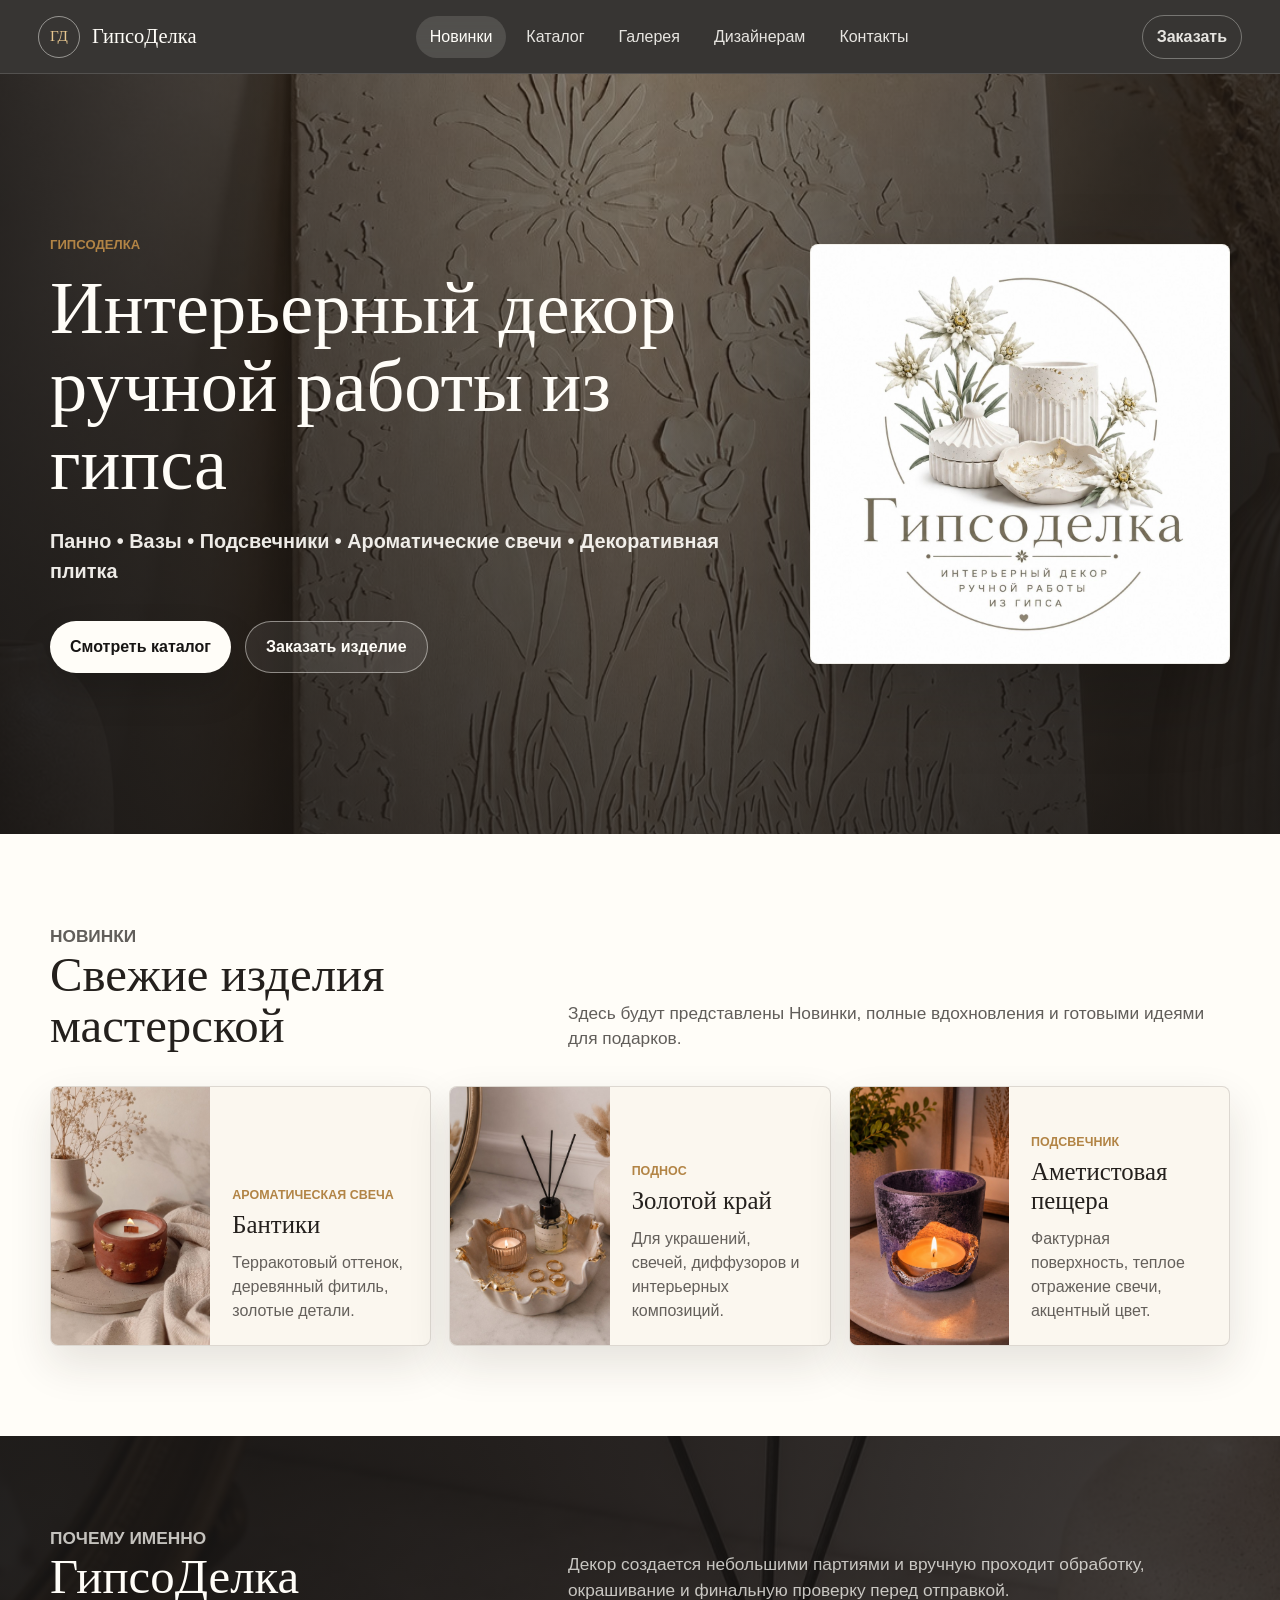
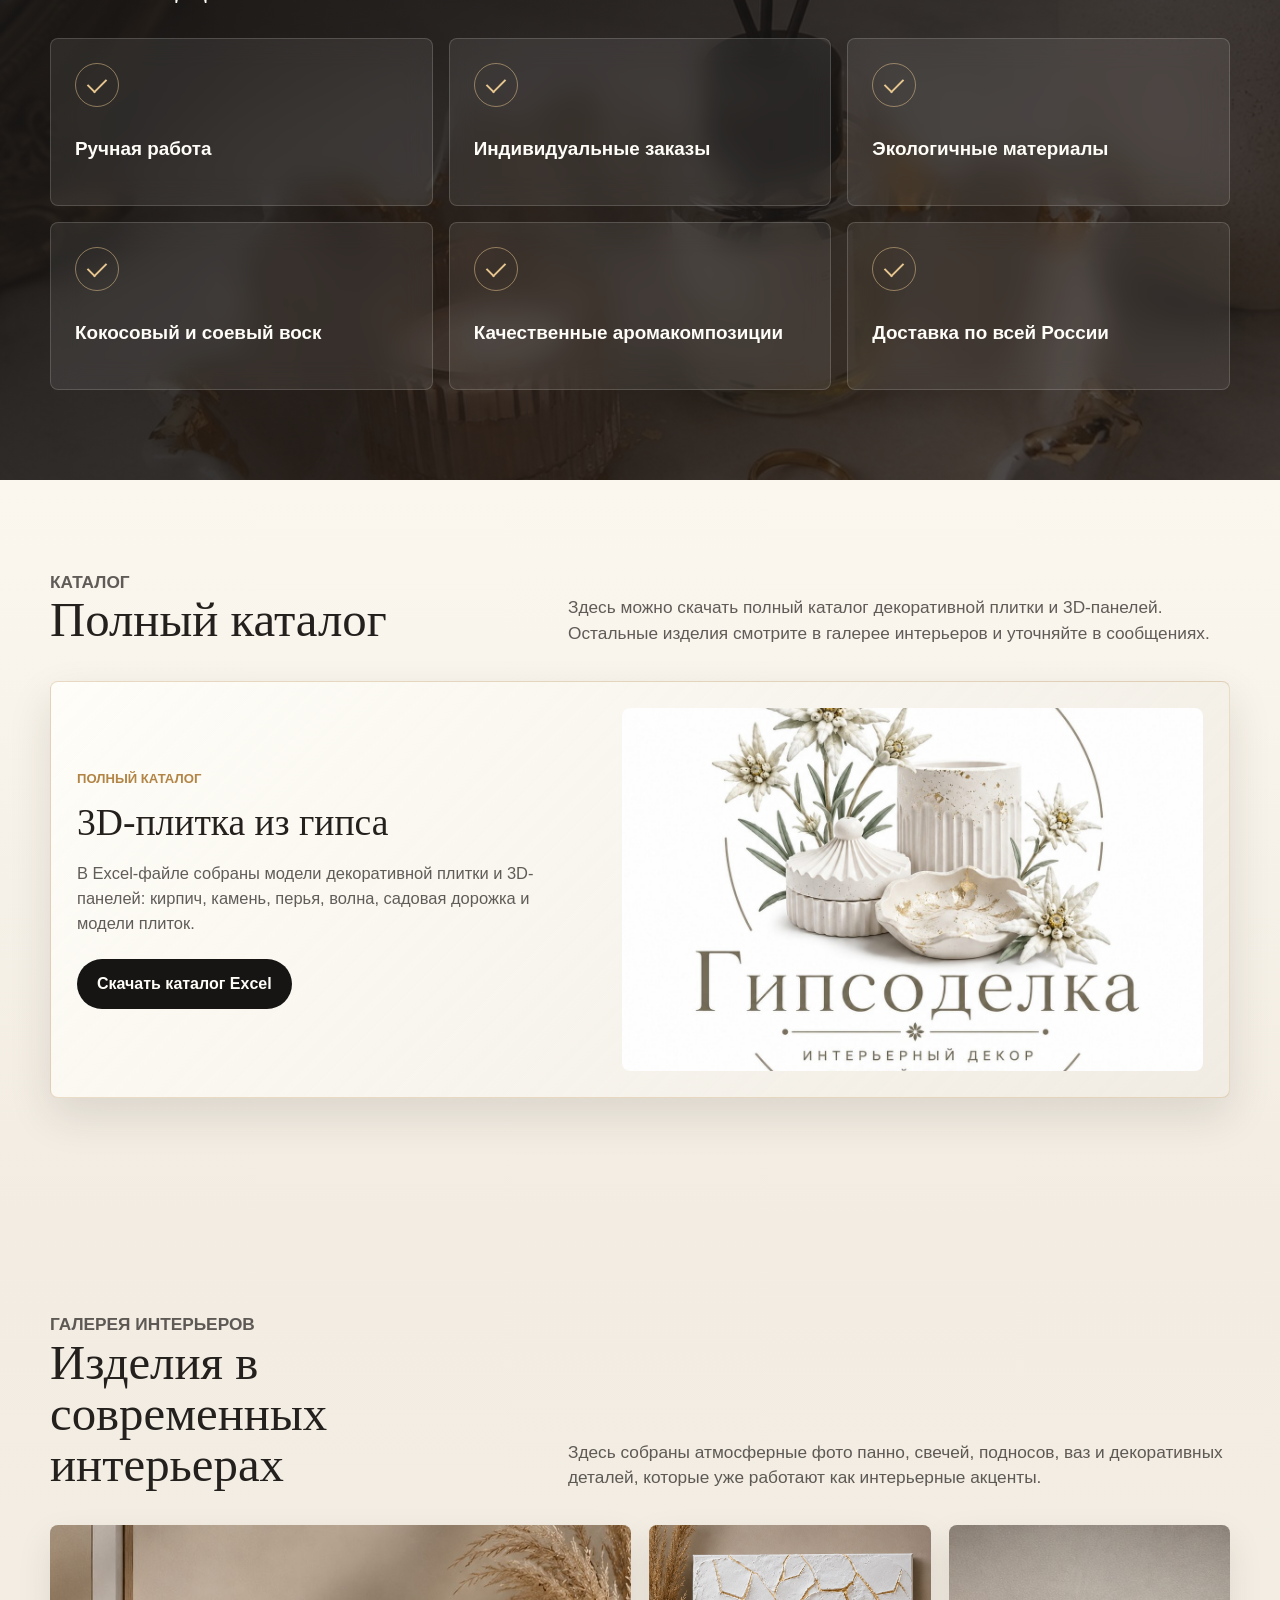
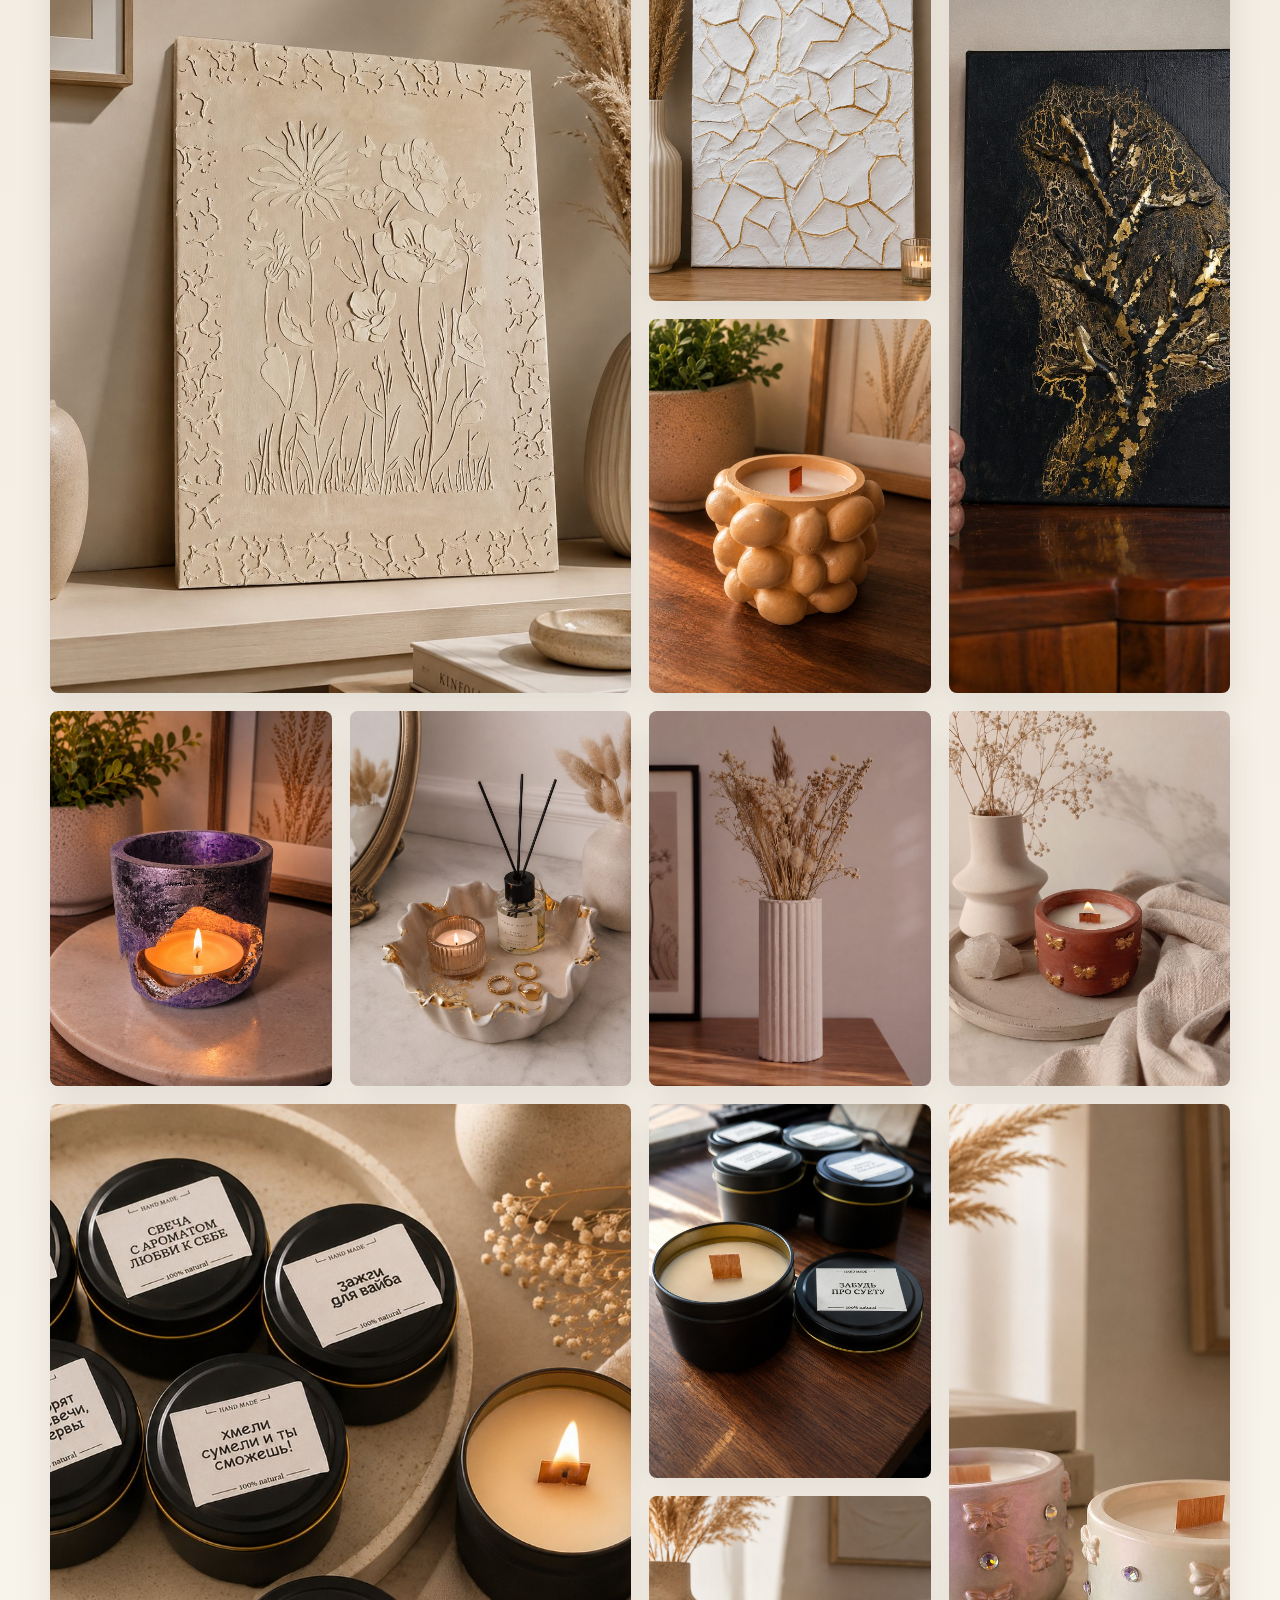
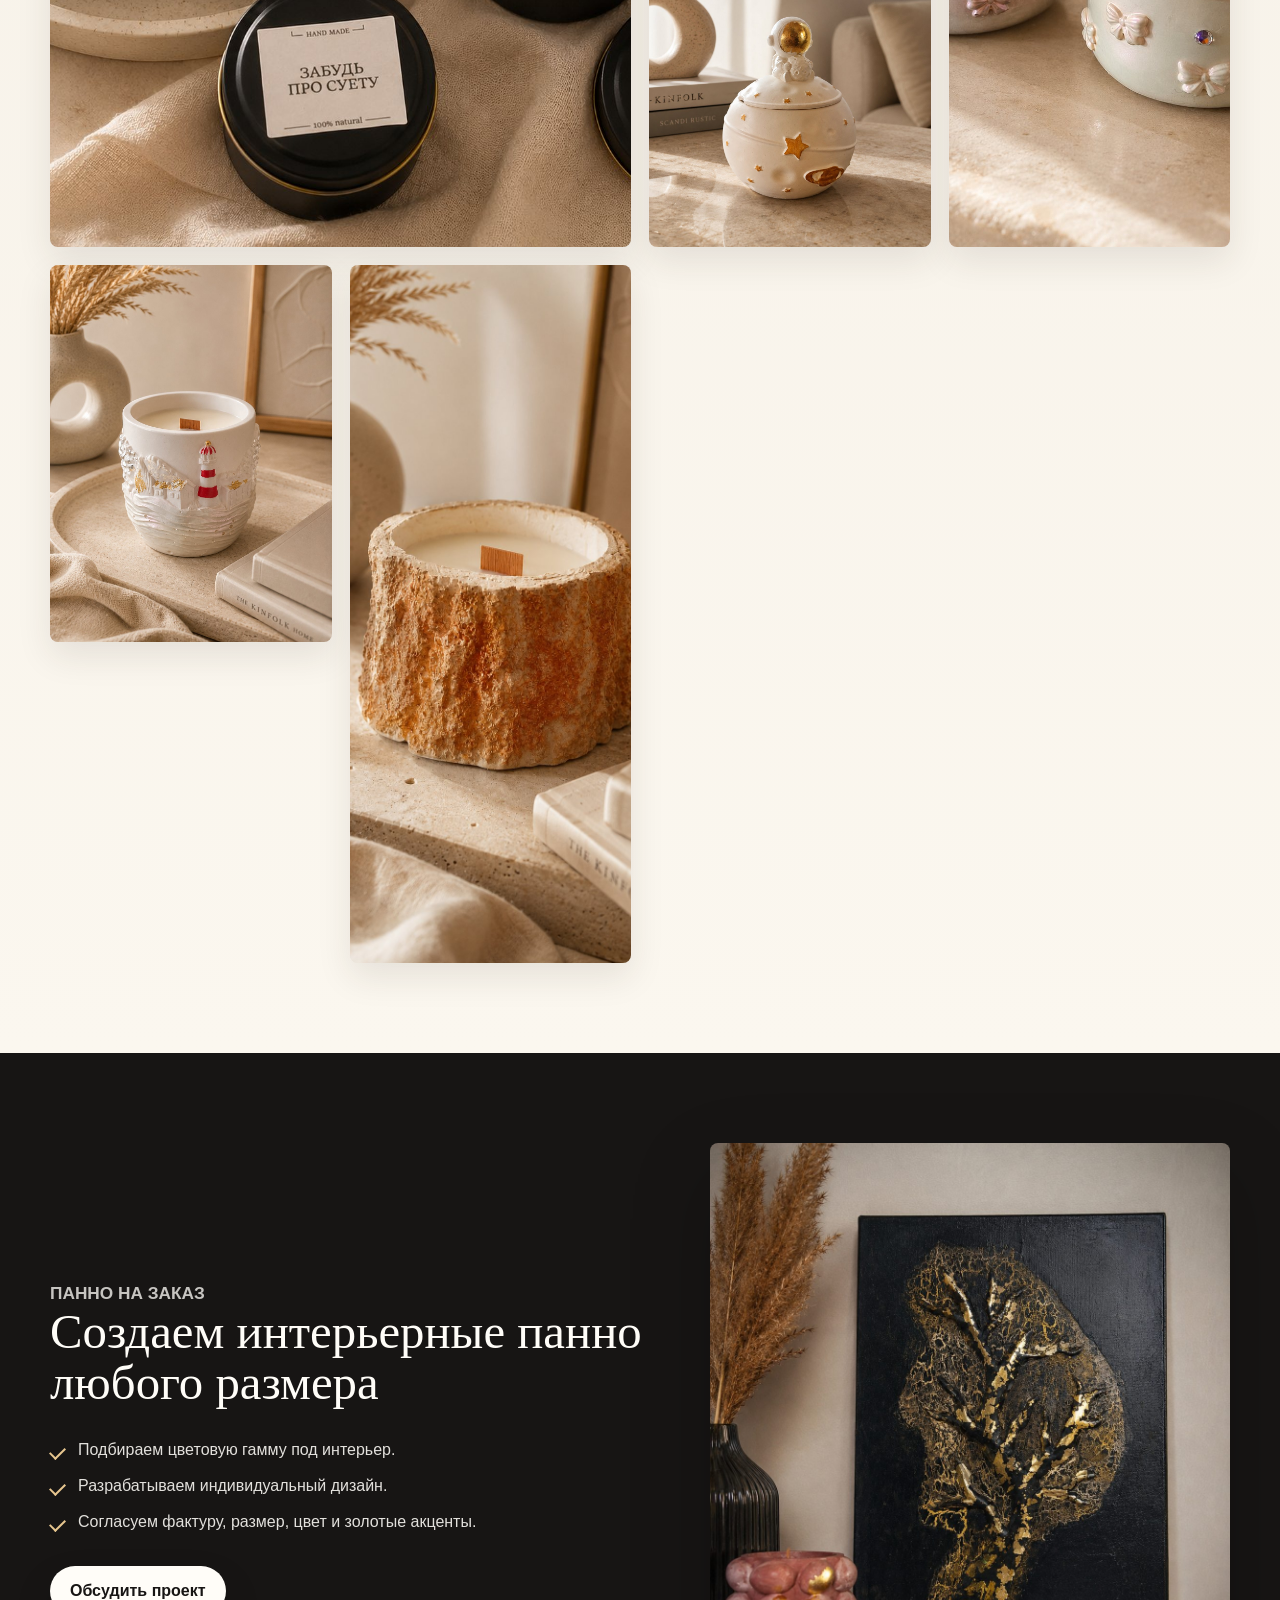
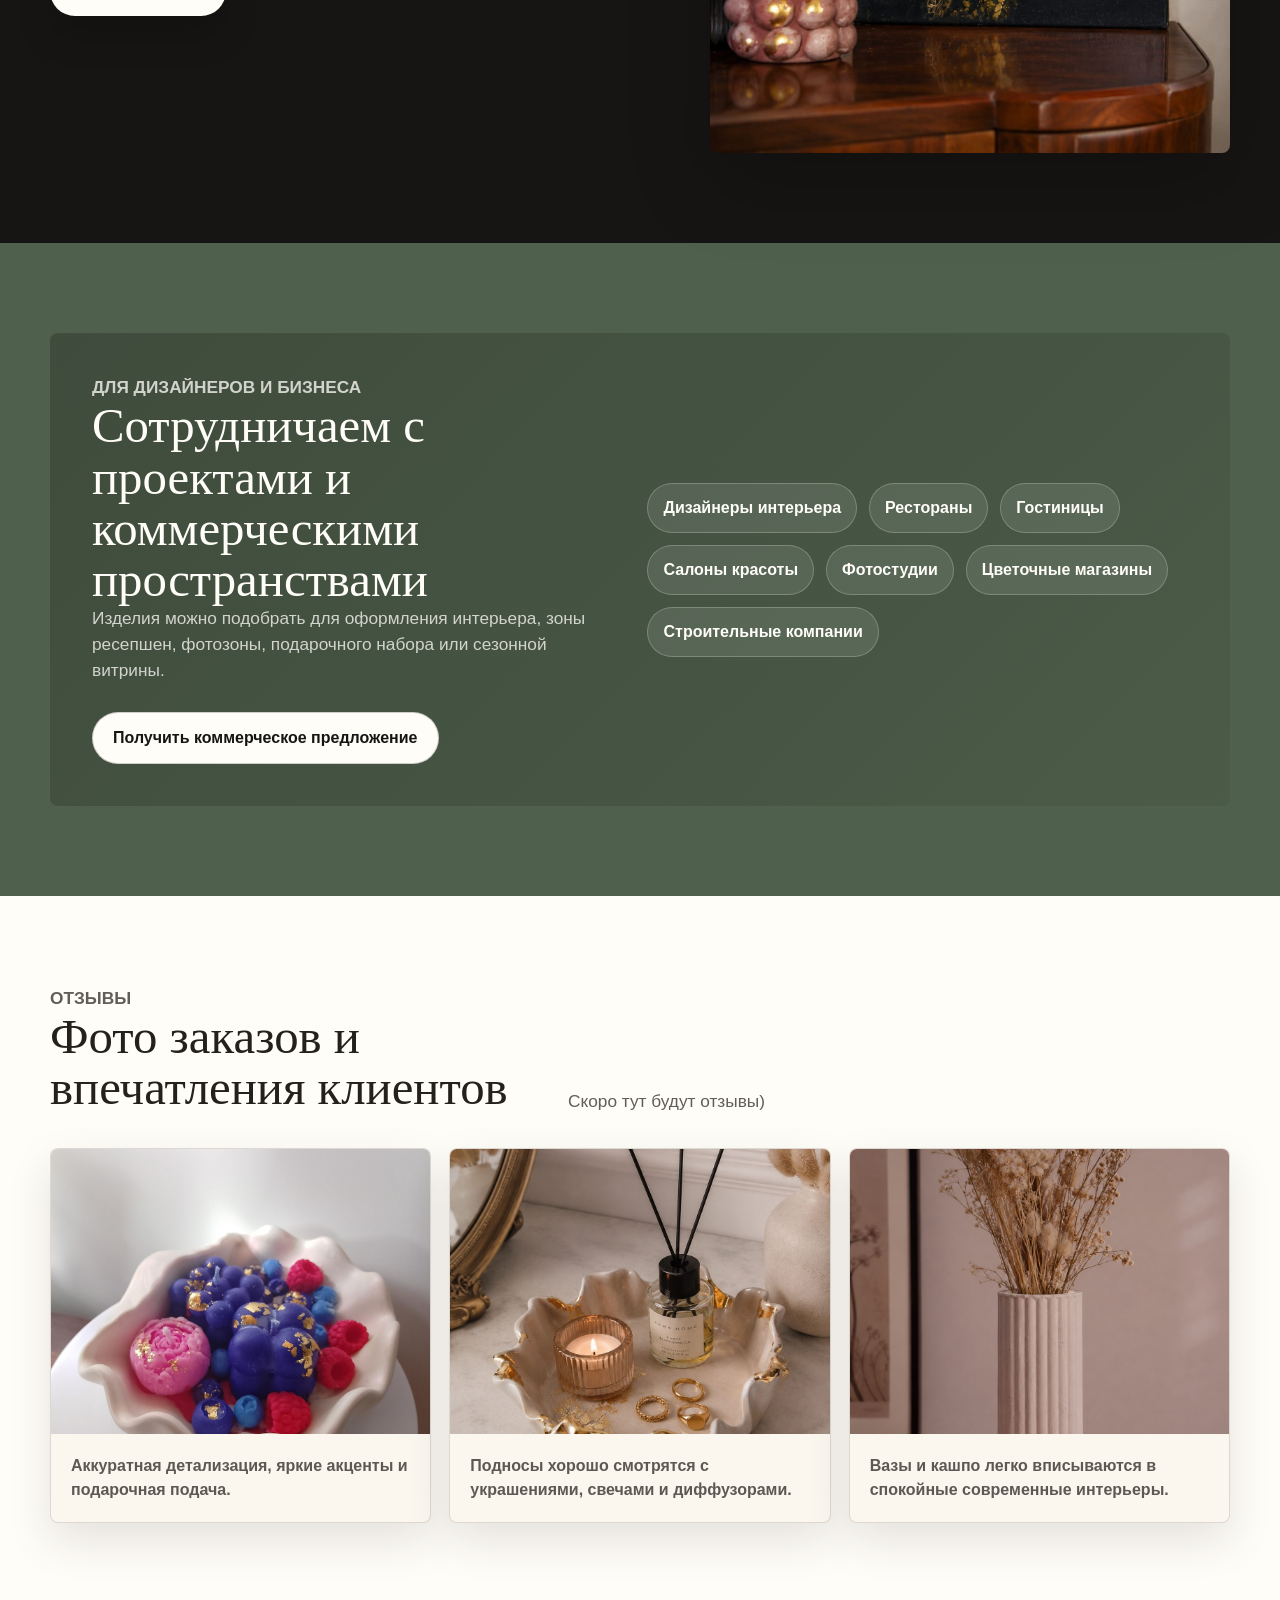
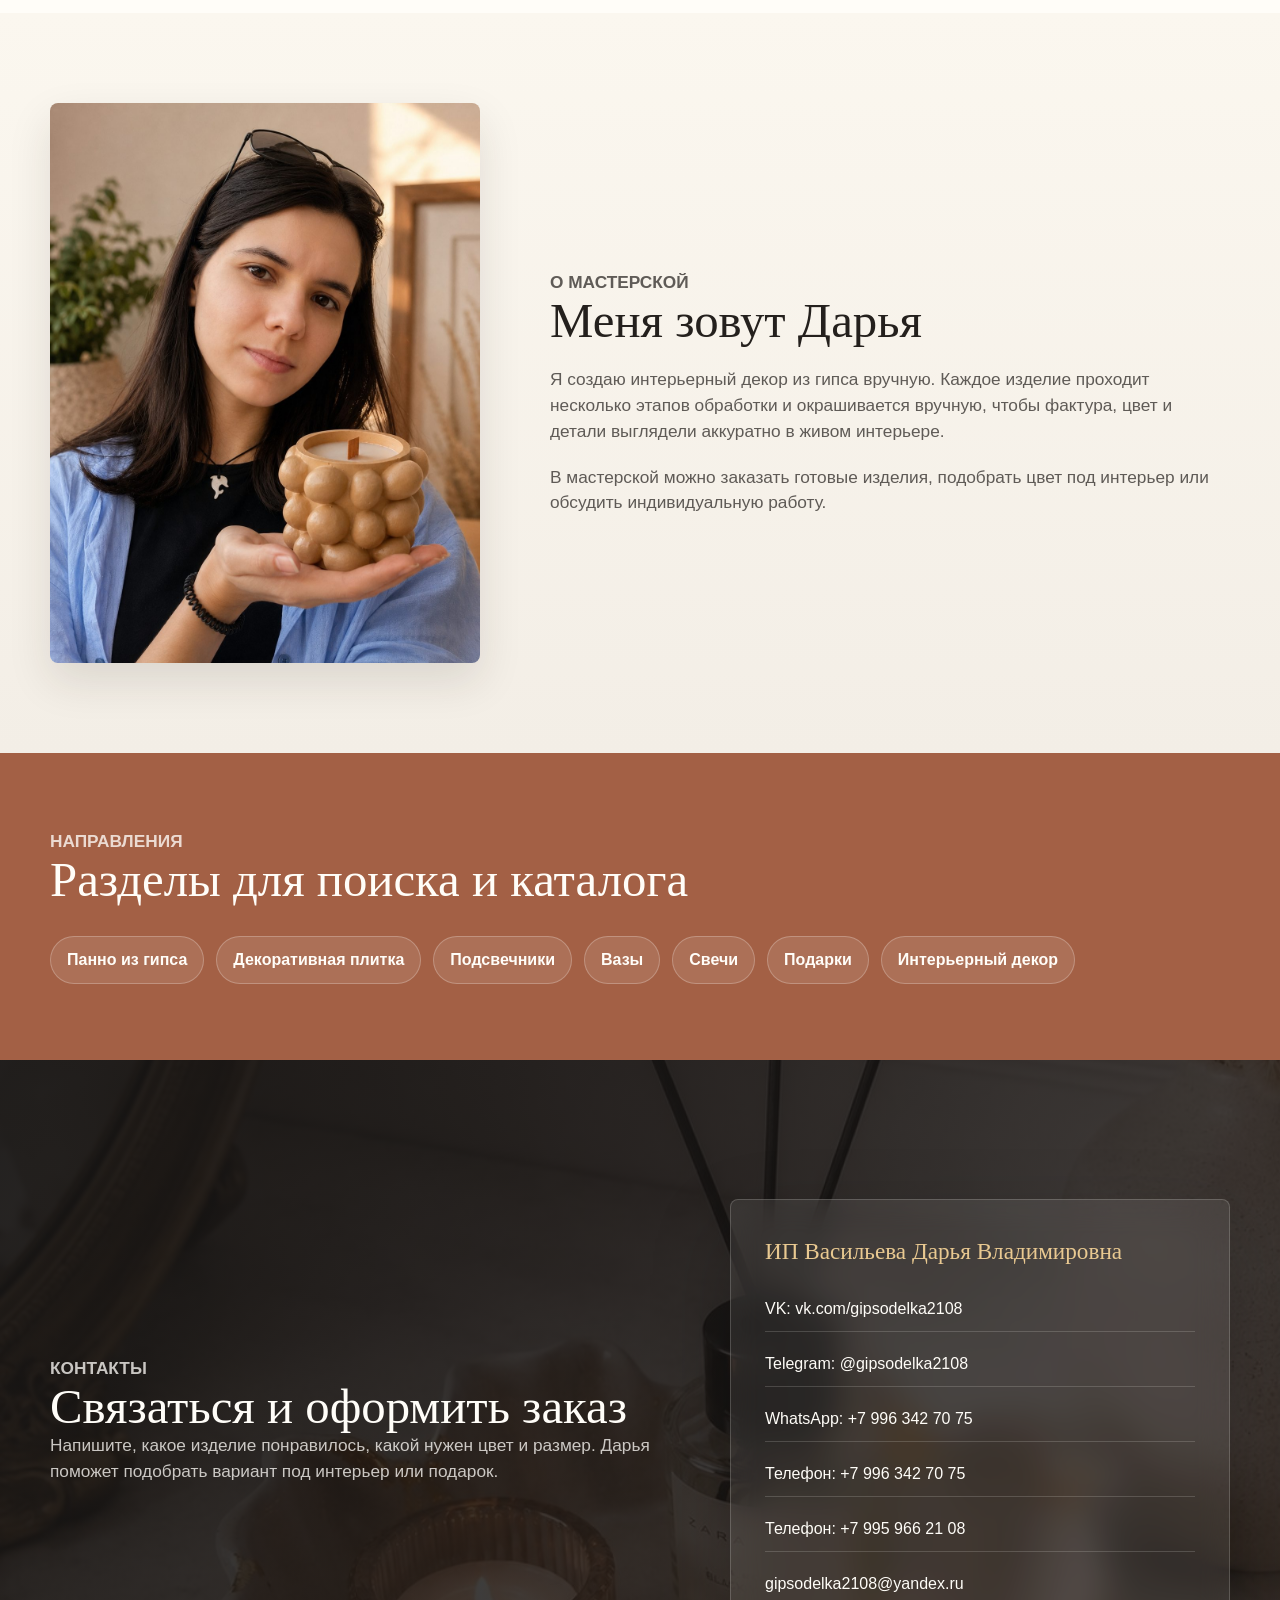
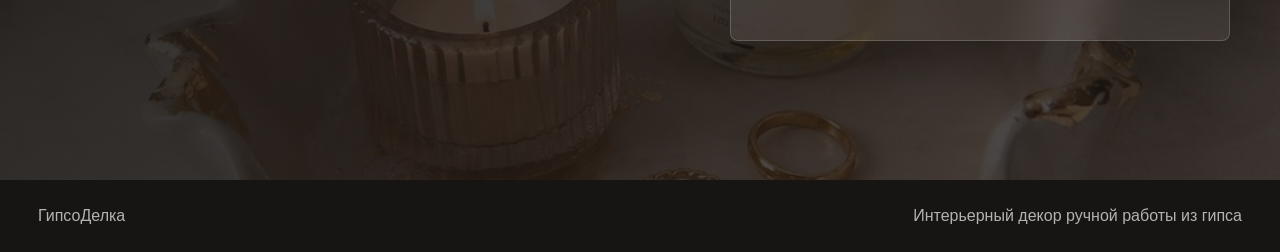
<file: index.html>
<!doctype html>
<html lang="ru">
  <head>
    <meta charset="utf-8">
    <meta name="viewport" content="width=device-width, initial-scale=1">
    <title>ГипсоДелка - интерьерный декор ручной работы из гипса</title>
    <meta
      name="description"
      content="ГипсоДелка: панно, вазы, подсвечники, ароматические свечи и декоративная 3D-плитка из гипса ручной работы. Индивидуальные заказы и доставка по России."
    >
    <link rel="stylesheet" href="styles.css">
  </head>
  <body>
    <header class="site-header" aria-label="Главная навигация">
      <a class="brand" href="#top" aria-label="ГипсоДелка">
        <span class="brand-mark">ГД</span>
        <span>ГипсоДелка</span>
      </a>
      <nav class="nav-links" aria-label="Разделы сайта">
        <a href="#new">Новинки</a>
        <a href="#catalog">Каталог</a>
        <a href="#gallery">Галерея</a>
        <a href="#business">Дизайнерам</a>
        <a href="#contacts">Контакты</a>
      </nav>
      <a class="header-action" href="https://wa.me/79963427075" target="_blank" rel="noreferrer">Заказать</a>
    </header>

    <main id="top">
      <section class="hero" aria-labelledby="hero-title">
        <img class="hero-image" src="assets/panel-wildflowers.jpg" alt="Интерьерное панно ручной работы из гипса">
        <div class="hero-shade" aria-hidden="true"></div>
        <div class="hero-inner">
          <div class="hero-content">
            <p class="eyebrow">ГипсоДелка</p>
            <h1 id="hero-title">Интерьерный декор ручной работы из гипса</h1>
            <p class="hero-copy">
              Панно • Вазы • Подсвечники • Ароматические свечи • Декоративная плитка
            </p>
            <div class="hero-actions" aria-label="Основные действия">
              <a class="button button-primary" href="#catalog">Смотреть каталог</a>
              <a class="button button-secondary" href="https://wa.me/79963427075" target="_blank" rel="noreferrer">
                Заказать изделие
              </a>
            </div>
          </div>
          <figure class="hero-logo">
            <img src="assets/brand-catalog-decor.jpg" alt="Логотип ГипсоДелка">
          </figure>
        </div>
      </section>

      <section class="section-band new-products" id="new" aria-labelledby="new-title">
        <div class="section-heading">
          <div>
            <p class="eyebrow">Новинки</p>
            <h2 id="new-title">Свежие изделия мастерской</h2>
          </div>
          <p>
                       Здесь будут представлены Новинки, полные вдохновления и готовыми идеями для подарков.
          </p>
        </div>
        <div class="spotlight-grid">
          <article class="spotlight-card">
            <img src="assets/candle-butterflies.jpg" alt="Ароматическая свеча с золотыми бантиками">
            <div>
              <span>Ароматическая свеча</span>
              <h3>Бантики</h3>
              <p>Терракотовый оттенок, деревянный фитиль, золотые детали.</p>
            </div>
          </article>
          <article class="spotlight-card">
            <img src="assets/tray-gold.jpg" alt="Волнистый поднос с золотыми акцентами">
            <div>
              <span>Поднос</span>
              <h3>Золотой край</h3>
              <p>Для украшений, свечей, диффузоров и интерьерных композиций.</p>
            </div>
          </article>
          <article class="spotlight-card">
            <img src="assets/candle-holder-violet.jpg" alt="Подсвечник с золотым срезом">
            <div>
              <span>Подсвечник</span>
              <h3>Аметистовая пещера</h3>
              <p>Фактурная поверхность, теплое отражение свечи, акцентный цвет.</p>
            </div>
          </article>
        </div>
      </section>

      <section class="benefits" aria-labelledby="benefits-title">
        <div class="section-heading benefits-heading">
          <div>
            <p class="eyebrow">Почему именно</p>
            <h2 id="benefits-title">ГипсоДелка</h2>
          </div>
          <p>
            Декор создается небольшими партиями и вручную проходит обработку, окрашивание
            и финальную проверку перед отправкой.
          </p>
        </div>
        <div class="benefit-grid">
          <article class="benefit-card">
            <span class="benefit-icon" aria-hidden="true"></span>
            <h3>Ручная работа</h3>
          </article>
          <article class="benefit-card">
            <span class="benefit-icon" aria-hidden="true"></span>
            <h3>Индивидуальные заказы</h3>
          </article>
          <article class="benefit-card">
            <span class="benefit-icon" aria-hidden="true"></span>
            <h3>Экологичные материалы</h3>
          </article>
          <article class="benefit-card">
            <span class="benefit-icon" aria-hidden="true"></span>
            <h3>Кокосовый и соевый воск</h3>
          </article>
          <article class="benefit-card">
            <span class="benefit-icon" aria-hidden="true"></span>
            <h3>Качественные аромакомпозиции</h3>
          </article>
          <article class="benefit-card">
            <span class="benefit-icon" aria-hidden="true"></span>
            <h3>Доставка по всей России</h3>
          </article>
        </div>
      </section>

      <section class="catalog-section section-band" id="catalog" aria-labelledby="catalog-title">
        <div class="section-heading">
          <div>
            <p class="eyebrow">Каталог</p>
            <h2 id="catalog-title">Полный каталог</h2>
          </div>
          <p>
            Здесь можно скачать полный каталог декоративной плитки и 3D-панелей.
            Остальные изделия смотрите в галерее интерьеров и уточняйте в сообщениях.
          </p>
        </div>

        <div class="tile-catalog">
          <div class="tile-catalog-copy">
            <p class="eyebrow">Полный каталог</p>
            <h3>3D-плитка из гипса</h3>
            <p>
              В Excel-файле собраны модели декоративной плитки и 3D-панелей:
              кирпич, камень, перья, волна, садовая дорожка и модели плиток.
            </p>
            <a class="catalog-download" href="catalogs/katalog-plitki-gipsodelka.xlsx" download>
              Скачать каталог Excel
            </a>
          </div>
          <div class="tile-catalog-media">
            <img src="assets/brand-catalog-decor.jpg" alt="ГипсоДелка, интерьерный декор из гипса">
          </div>
        </div>

      </section>

      <section class="gallery-section section-band" id="gallery" aria-labelledby="gallery-title">
        <div class="section-heading">
          <div>
            <p class="eyebrow">Галерея интерьеров</p>
            <h2 id="gallery-title">Изделия в современных интерьерах</h2>
          </div>
          <p>
            Здесь собраны атмосферные фото панно, свечей, подносов, ваз и декоративных деталей,
            которые уже работают как интерьерные акценты.
          </p>
        </div>
        <div class="gallery">
          <button class="gallery-item is-large" type="button" data-full="assets/panel-wildflowers.jpg" data-title="Панно с полевыми цветами в интерьере">
            <img src="assets/panel-wildflowers.jpg" alt="Панно с полевыми цветами в интерьере">
          </button>
          <button class="gallery-item" type="button" data-full="assets/panel-kintsugi.jpg" data-title="Фактурное панно с золотыми линиями">
            <img src="assets/panel-kintsugi.jpg" alt="Фактурное панно с золотыми линиями">
          </button>
          <button class="gallery-item is-tall" type="button" data-full="assets/panel-black-gold-leaf.jpg" data-title="Черное панно с золотым листом">
            <img src="assets/panel-black-gold-leaf.jpg" alt="Черное панно с золотым листом">
          </button>
          <button class="gallery-item" type="button" data-full="assets/candle-bubble-beige.jpg" data-title="Свеча в объемной форме">
            <img src="assets/candle-bubble-beige.jpg" alt="Свеча в объемной форме">
          </button>
          <button class="gallery-item" type="button" data-full="assets/candle-holder-violet.jpg" data-title="Подсвечник с золотым срезом">
            <img src="assets/candle-holder-violet.jpg" alt="Подсвечник с золотым срезом">
          </button>
          <button class="gallery-item" type="button" data-full="assets/tray-gold.jpg" data-title="Волнистый поднос с золотыми акцентами">
            <img src="assets/tray-gold.jpg" alt="Волнистый поднос с золотыми акцентами">
          </button>
          <button class="gallery-item" type="button" data-full="assets/fluted-vase.jpg" data-title="Рифленая ваза с сухоцветами">
            <img src="assets/fluted-vase.jpg" alt="Рифленая ваза с сухоцветами">
          </button>
          <button class="gallery-item" type="button" data-full="assets/candle-butterflies.jpg" data-title="Свеча с золотыми бабочками">
            <img src="assets/candle-butterflies.jpg" alt="Свеча с золотыми бабочками">
          </button>
          <button class="gallery-item is-large" type="button" data-full="assets/candle-tins-set.jpg" data-title="Ароматические свечи с надписями">
            <img src="assets/candle-tins-set.jpg" alt="Ароматические свечи с надписями">
          </button>
          <button class="gallery-item" type="button" data-full="assets/candle-tin-woodwick.jpg" data-title="Свеча в черной баночке с деревянным фитилем">
            <img src="assets/candle-tin-woodwick.jpg" alt="Свеча в черной баночке с деревянным фитилем">
          </button>
          <button class="gallery-item is-tall" type="button" data-full="assets/candle-butterfly-pair.jpg" data-title="Свечи с бабочками и стразами">
            <img src="assets/candle-butterfly-pair.jpg" alt="Свечи с бабочками и стразами">
          </button>
          <button class="gallery-item" type="button" data-full="assets/space-decor-box.jpg" data-title="Декоративная шкатулка с космонавтом">
            <img src="assets/space-decor-box.jpg" alt="Декоративная шкатулка с космонавтом">
          </button>
          <button class="gallery-item" type="button" data-full="assets/candle-lighthouse.jpg" data-title="Свеча с маяком">
            <img src="assets/candle-lighthouse.jpg" alt="Свеча с маяком">
          </button>
          <button class="gallery-item is-tall" type="button" data-full="assets/candle-textured-amber.jpg" data-title="Фактурная свеча в теплых оттенках">
            <img src="assets/candle-textured-amber.jpg" alt="Фактурная свеча в теплых оттенках">
          </button>
        </div>
      </section>

      <section class="custom-panel" aria-labelledby="custom-title">
        <div class="custom-copy">
          <p class="eyebrow">Панно на заказ</p>
          <h2 id="custom-title">Создаем интерьерные панно любого размера</h2>
          <ul>
            <li>Подбираем цветовую гамму под интерьер.</li>
            <li>Разрабатываем индивидуальный дизайн.</li>
            <li>Согласуем фактуру, размер, цвет и золотые акценты.</li>
          </ul>
          <a class="button button-primary" href="https://wa.me/79963427075" target="_blank" rel="noreferrer">
            Обсудить проект
          </a>
        </div>
        <img src="assets/panel-black-gold-leaf.jpg" alt="Индивидуальное интерьерное панно ручной работы">
      </section>

      <section class="business section-band" id="business" aria-labelledby="business-title">
        <div class="business-card">
          <div>
            <p class="eyebrow">Для дизайнеров и бизнеса</p>
            <h2 id="business-title">Сотрудничаем с проектами и коммерческими пространствами</h2>
            <p>
              Изделия можно подобрать для оформления интерьера, зоны ресепшен,
              фотозоны, подарочного набора или сезонной витрины.
            </p>
            <a class="button button-secondary-dark" href="mailto:gipsodelka2108@yandex.ru?subject=Коммерческое предложение ГипсоДелка">
              Получить коммерческое предложение
            </a>
          </div>
          <div class="business-tags" aria-label="Кому подходит сотрудничество">
            <span>Дизайнеры интерьера</span>
            <span>Рестораны</span>
            <span>Гостиницы</span>
            <span>Салоны красоты</span>
            <span>Фотостудии</span>
            <span>Цветочные магазины</span>
            <span>Строительные компании</span>
          </div>
        </div>
      </section>

      <section class="reviews section-band" aria-labelledby="reviews-title">
        <div class="section-heading">
          <div>
            <p class="eyebrow">Отзывы</p>
            <h2 id="reviews-title">Фото заказов и впечатления клиентов</h2>
          </div>
          <p>
            Скоро тут будут отзывы)
          </p>
        </div>
        <div class="review-grid">
          <article class="review-card">
            <img src="assets/fruit-candle-01.jpg" alt="Фото заказа со свечами-ягодами">
            <p>Аккуратная детализация, яркие акценты и подарочная подача.</p>
          </article>
          <article class="review-card">
            <img src="assets/tray-gold.jpg" alt="Фото заказа с подносом">
            <p>Подносы хорошо смотрятся с украшениями, свечами и диффузорами.</p>
          </article>
          <article class="review-card">
            <img src="assets/fluted-vase.jpg" alt="Фото заказа с рифленой вазой">
            <p>Вазы и кашпо легко вписываются в спокойные современные интерьеры.</p>
          </article>
        </div>
      </section>

      <section class="about section-band" aria-labelledby="about-title">
        <img src="assets/daria-workshop-photo.jpg" alt="Дарья, мастер ГипсоДелки, с ароматической свечой ручной работы">
        <div class="about-copy">
          <p class="eyebrow">О мастерской</p>
          <h2 id="about-title">Меня зовут Дарья</h2>
          <p>
            Я создаю интерьерный декор из гипса вручную. Каждое изделие проходит
            несколько этапов обработки и окрашивается вручную, чтобы фактура,
            цвет и детали выглядели аккуратно в живом интерьере.
          </p>
          <p>
            В мастерской можно заказать готовые изделия, подобрать цвет под интерьер
            или обсудить индивидуальную работу.
          </p>
        </div>
      </section>

      <section class="seo-directions" aria-labelledby="seo-title">
        <div class="seo-inner">
          <p class="eyebrow">Направления</p>
          <h2 id="seo-title">Разделы для поиска и каталога</h2>
          <div class="seo-links">
            <a href="pages/panno-iz-gipsa.html">Панно из гипса</a>
            <a href="pages/dekorativnaya-plitka.html">Декоративная плитка</a>
            <a href="pages/podsvechniki.html">Подсвечники</a>
            <a href="pages/vazy.html">Вазы</a>
            <a href="pages/svechi.html">Свечи</a>
            <a href="pages/podarki.html">Подарки</a>
            <a href="pages/interiernyy-dekor.html">Интерьерный декор</a>
          </div>
        </div>
      </section>

      <section class="contact-page" id="contacts" aria-labelledby="contacts-title">
        <div class="contact-copy">
          <p class="eyebrow">Контакты</p>
          <h2 id="contacts-title">Связаться и оформить заказ</h2>
          <p>
            Напишите, какое изделие понравилось, какой нужен цвет и размер.
            Дарья поможет подобрать вариант под интерьер или подарок.
          </p>
        </div>

        <address class="contact-details">
          <strong>ИП Васильева Дарья Владимировна</strong>
          <a href="https://vk.com/gipsodelka2108" target="_blank" rel="noreferrer">VK: vk.com/gipsodelka2108</a>
          <a href="https://t.me/gipsodelka2108" target="_blank" rel="noreferrer">Telegram: @gipsodelka2108</a>
          <a href="https://wa.me/79963427075" target="_blank" rel="noreferrer">WhatsApp: +7 996 342 70 75</a>
          <a href="tel:+79963427075">Телефон: +7 996 342 70 75</a>
          <a href="tel:+79959662108">Телефон: +7 995 966 21 08</a>
          <a href="mailto:gipsodelka2108@yandex.ru">gipsodelka2108@yandex.ru</a>
        </address>
      </section>
    </main>

    <footer class="site-footer">
      <span>ГипсоДелка</span>
      <span>Интерьерный декор ручной работы из гипса</span>
    </footer>

    <div class="lightbox" id="lightbox" aria-hidden="true">
      <div class="lightbox-panel" role="dialog" aria-modal="true" aria-label="Просмотр работы">
        <button class="lightbox-close" type="button" aria-label="Закрыть">×</button>
        <button class="lightbox-nav lightbox-prev" type="button" aria-label="Предыдущее фото">‹</button>
        <img class="lightbox-image" src="assets/panel-wildflowers.jpg" alt="">
        <button class="lightbox-nav lightbox-next" type="button" aria-label="Следующее фото">›</button>
        <p class="lightbox-title"></p>
      </div>
    </div>

    <script src="catalog-data.js"></script>
    <script src="script.js"></script>
  </body>
</html>
</file>
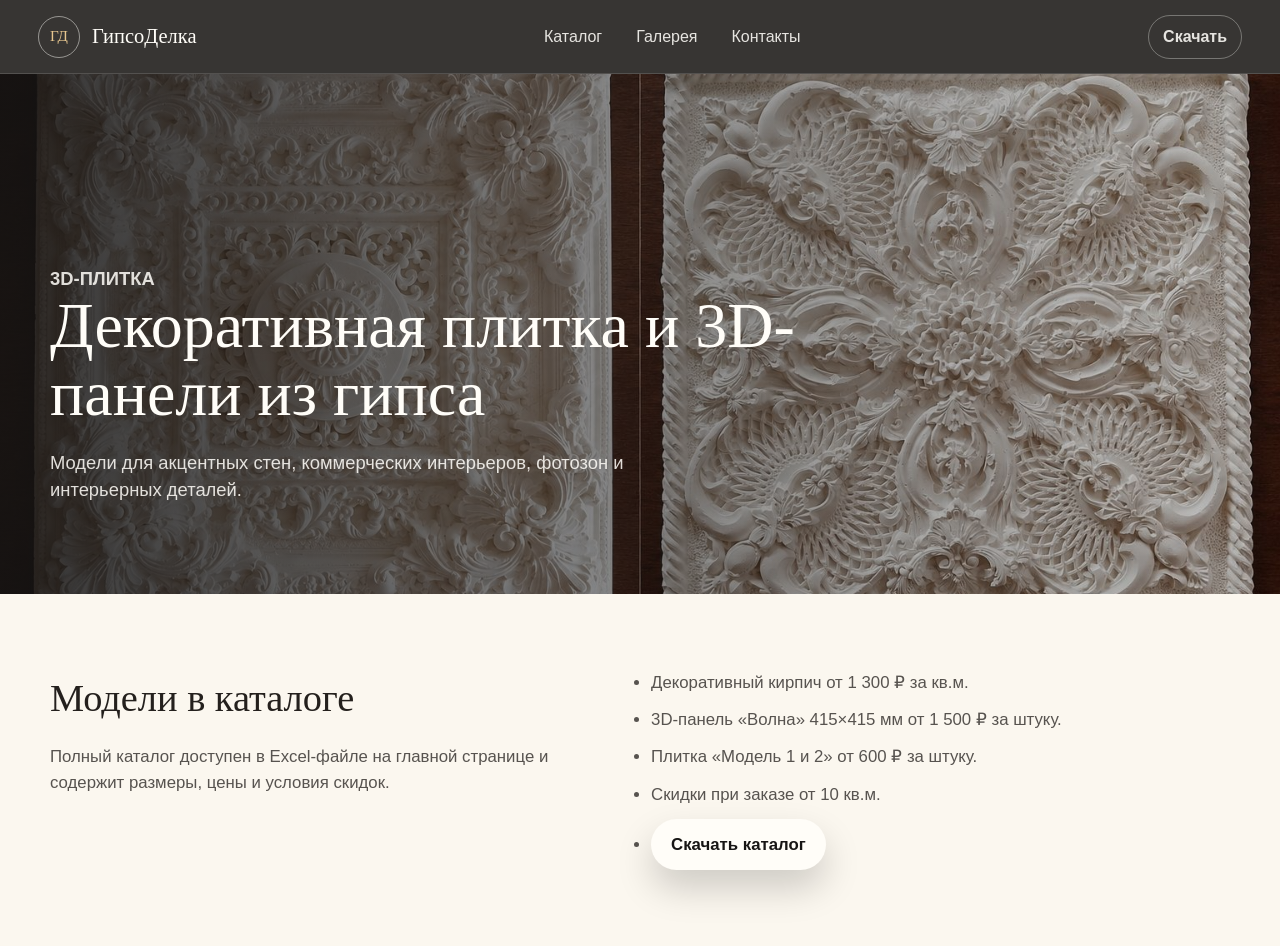
<file: pages/dekorativnaya-plitka.html>
﻿<!doctype html>
<html lang="ru">
  <head>
    <meta charset="utf-8">
    <meta name="viewport" content="width=device-width, initial-scale=1">
    <title>Декоративная плитка из гипса - ГипсоДелка</title>
    <meta name="description" content="Декоративная плитка и 3D-панели из гипса: кирпич, камень, перья, волна и модели плитки из каталога.">
    <link rel="stylesheet" href="../styles.css">
  </head>
  <body class="landing-page">
    <header class="site-header">
      <a class="brand" href="../index.html#top"><span class="brand-mark">ГД</span><span>ГипсоДелка</span></a>
      <nav class="nav-links">
        <a href="../index.html#catalog">Каталог</a>
        <a href="../index.html#gallery">Галерея</a>
        <a href="../index.html#contacts">Контакты</a>
      </nav>
      <a class="header-action" href="../catalogs/katalog-plitki-gipsodelka.xlsx" download>Скачать</a>
    </header>
    <main>
      <section class="mini-hero" style="--page-image:url('assets/decorative-tiles.jpg')">
        <div>
          <p class="eyebrow">3D-плитка</p>
          <h1>Декоративная плитка и 3D-панели из гипса</h1>
          <p>Модели для акцентных стен, коммерческих интерьеров, фотозон и интерьерных деталей.</p>
        </div>
      </section>
      <section class="mini-content">
        <div>
          <h2>Модели в каталоге</h2>
          <p>Полный каталог доступен в Excel-файле на главной странице и содержит размеры, цены и условия скидок.</p>
        </div>
        <ul>
          <li>Декоративный кирпич от 1 300 ₽ за кв.м.</li>
          <li>3D-панель «Волна» 415×415 мм от 1 500 ₽ за штуку.</li>
          <li>Плитка «Модель 1 и 2» от 600 ₽ за штуку.</li>
          <li>Скидки при заказе от 10 кв.м.</li>
          <li><a class="button button-primary" href="../catalogs/katalog-plitki-gipsodelka.xlsx" download>Скачать каталог</a></li>
        </ul>
      </section>
    </main>
  </body>
</html>
</file>
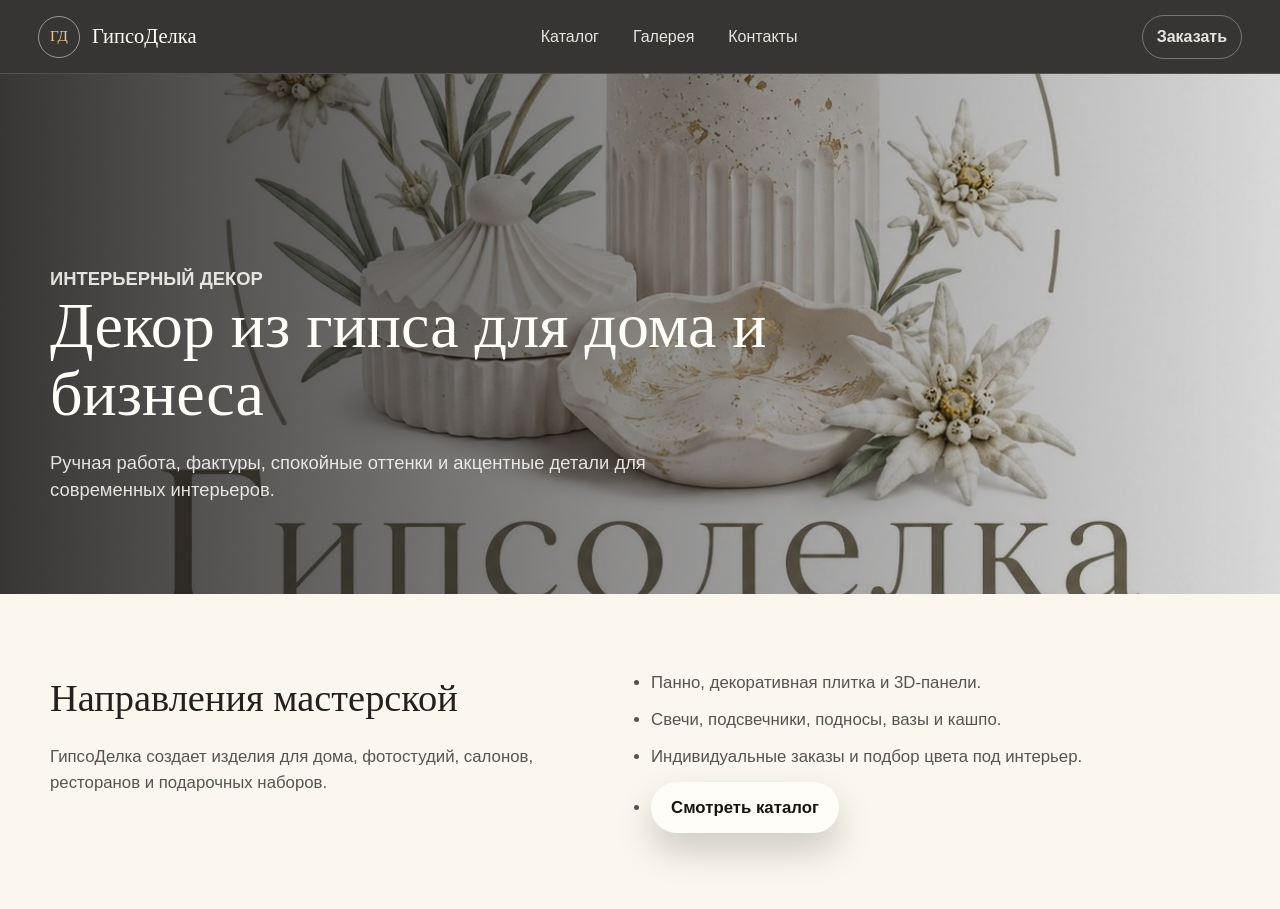
<file: pages/interiernyy-dekor.html>
﻿<!doctype html>
<html lang="ru">
  <head>
    <meta charset="utf-8">
    <meta name="viewport" content="width=device-width, initial-scale=1">
    <title>Интерьерный декор ручной работы - ГипсоДелка</title>
    <meta name="description" content="Интерьерный декор ручной работы из гипса: панно, свечи, вазы, подносы, подсвечники и декоративная плитка.">
    <link rel="stylesheet" href="../styles.css">
  </head>
  <body class="landing-page">
    <header class="site-header">
      <a class="brand" href="../index.html#top"><span class="brand-mark">ГД</span><span>ГипсоДелка</span></a>
      <nav class="nav-links">
        <a href="../index.html#catalog">Каталог</a>
        <a href="../index.html#gallery">Галерея</a>
        <a href="../index.html#contacts">Контакты</a>
      </nav>
      <a class="header-action" href="https://wa.me/79963427075" target="_blank" rel="noreferrer">Заказать</a>
    </header>
    <main>
      <section class="mini-hero" style="--page-image:url('assets/brand-catalog-decor.jpg')">
        <div>
          <p class="eyebrow">Интерьерный декор</p>
          <h1>Декор из гипса для дома и бизнеса</h1>
          <p>Ручная работа, фактуры, спокойные оттенки и акцентные детали для современных интерьеров.</p>
        </div>
      </section>
      <section class="mini-content">
        <div>
          <h2>Направления мастерской</h2>
          <p>ГипсоДелка создает изделия для дома, фотостудий, салонов, ресторанов и подарочных наборов.</p>
        </div>
        <ul>
          <li>Панно, декоративная плитка и 3D-панели.</li>
          <li>Свечи, подсвечники, подносы, вазы и кашпо.</li>
          <li>Индивидуальные заказы и подбор цвета под интерьер.</li>
          <li><a class="button button-primary" href="../index.html#catalog">Смотреть каталог</a></li>
        </ul>
      </section>
    </main>
  </body>
</html>
</file>
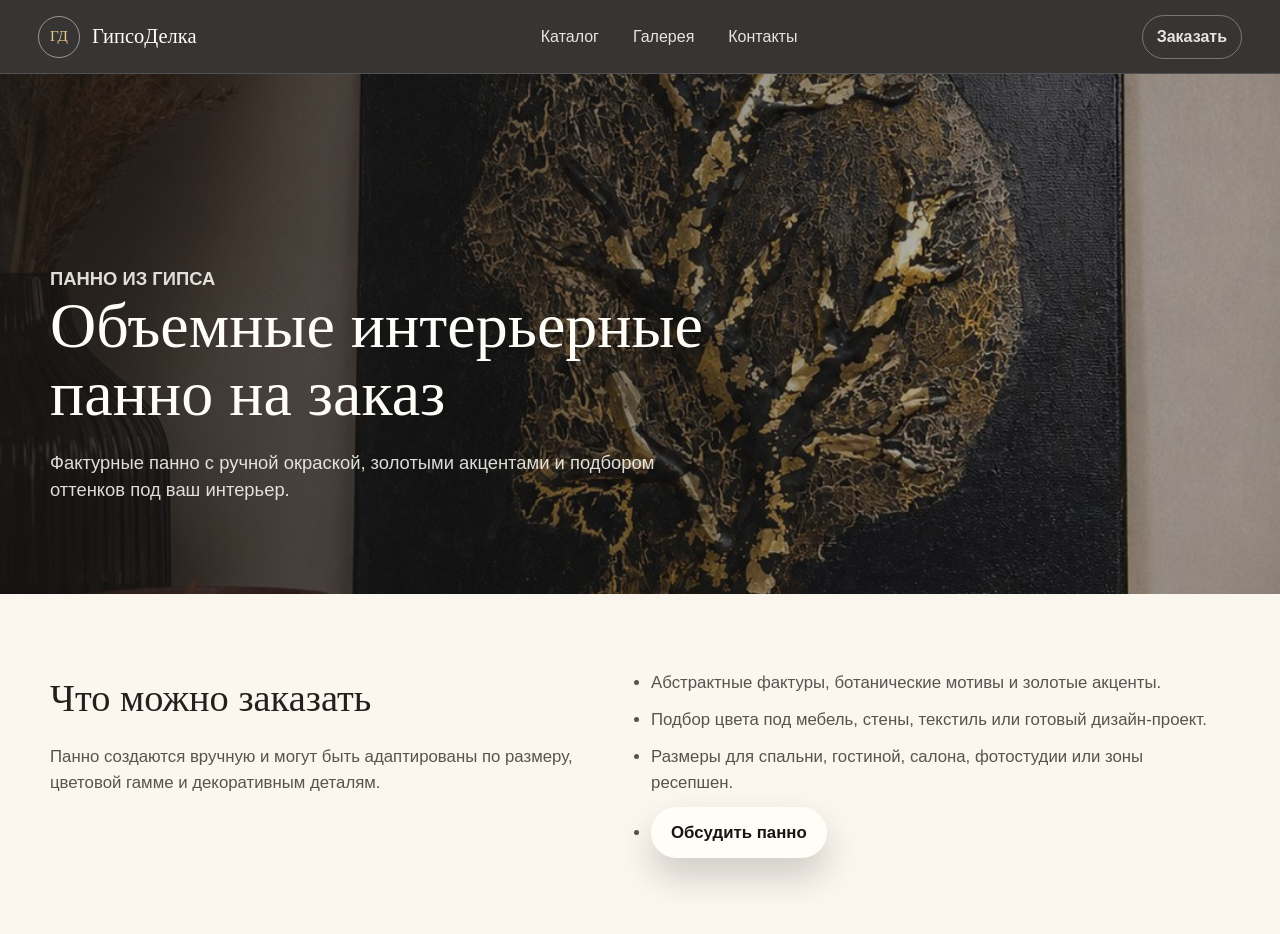
<file: pages/panno-iz-gipsa.html>
﻿<!doctype html>
<html lang="ru">
  <head>
    <meta charset="utf-8">
    <meta name="viewport" content="width=device-width, initial-scale=1">
    <title>Панно из гипса - ГипсоДелка</title>
    <meta name="description" content="Интерьерные панно из гипса ручной работы: фактура, золото, индивидуальные размеры и цвет под интерьер.">
    <link rel="stylesheet" href="../styles.css">
  </head>
  <body class="landing-page">
    <header class="site-header">
      <a class="brand" href="../index.html#top"><span class="brand-mark">ГД</span><span>ГипсоДелка</span></a>
      <nav class="nav-links">
        <a href="../index.html#catalog">Каталог</a>
        <a href="../index.html#gallery">Галерея</a>
        <a href="../index.html#contacts">Контакты</a>
      </nav>
      <a class="header-action" href="https://wa.me/79963427075" target="_blank" rel="noreferrer">Заказать</a>
    </header>
    <main>
      <section class="mini-hero" style="--page-image:url('assets/panel-black-gold-leaf.jpg')">
        <div>
          <p class="eyebrow">Панно из гипса</p>
          <h1>Объемные интерьерные панно на заказ</h1>
          <p>Фактурные панно с ручной окраской, золотыми акцентами и подбором оттенков под ваш интерьер.</p>
        </div>
      </section>
      <section class="mini-content">
        <div>
          <h2>Что можно заказать</h2>
          <p>Панно создаются вручную и могут быть адаптированы по размеру, цветовой гамме и декоративным деталям.</p>
        </div>
        <ul>
          <li>Абстрактные фактуры, ботанические мотивы и золотые акценты.</li>
          <li>Подбор цвета под мебель, стены, текстиль или готовый дизайн-проект.</li>
          <li>Размеры для спальни, гостиной, салона, фотостудии или зоны ресепшен.</li>
          <li><a class="button button-primary" href="../index.html#contacts">Обсудить панно</a></li>
        </ul>
      </section>
    </main>
  </body>
</html>
</file>
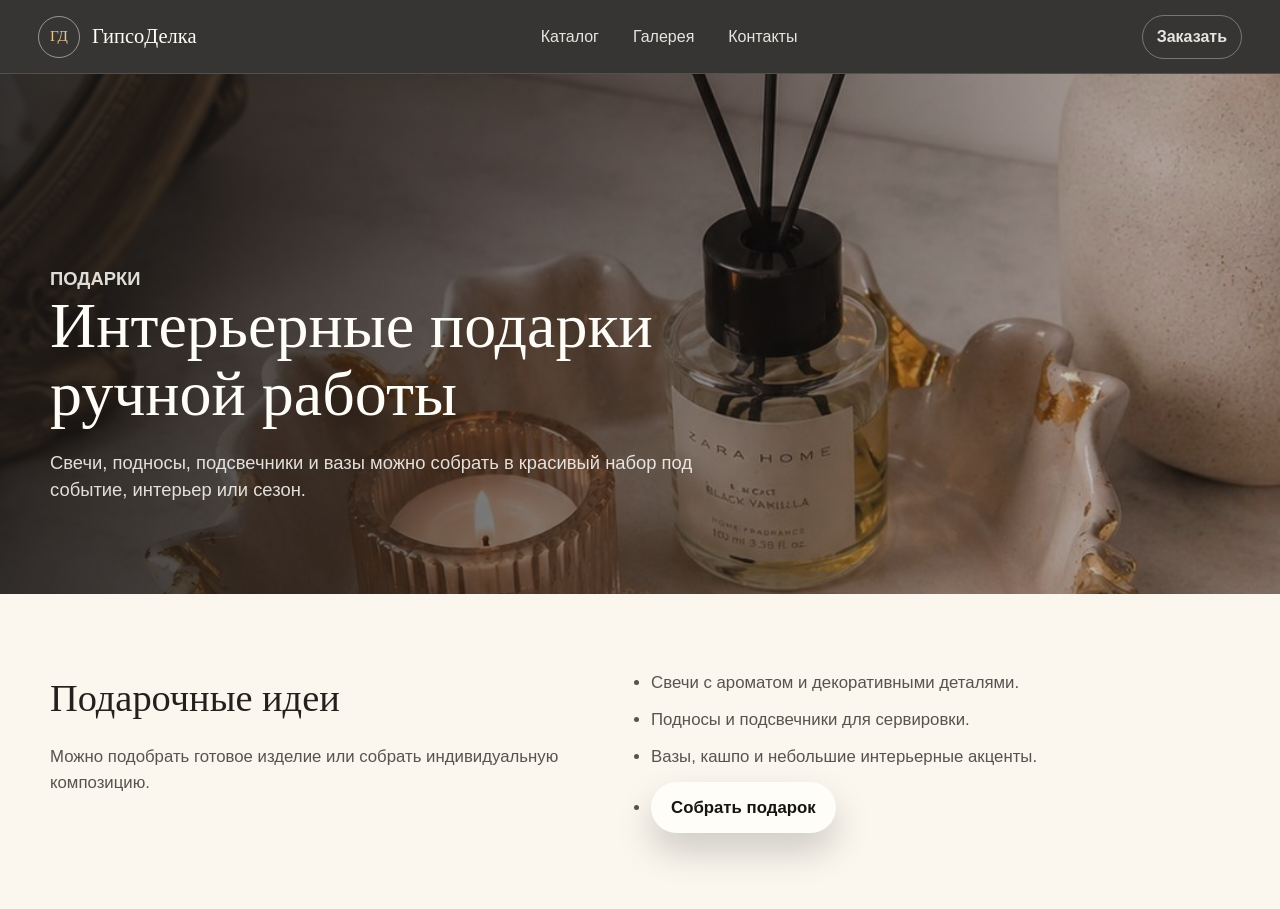
<file: pages/podarki.html>
﻿<!doctype html>
<html lang="ru">
  <head>
    <meta charset="utf-8">
    <meta name="viewport" content="width=device-width, initial-scale=1">
    <title>Подарки ручной работы - ГипсоДелка</title>
    <meta name="description" content="Подарки ручной работы из гипса: свечи, подносы, подсвечники, вазы и интерьерные наборы.">
    <link rel="stylesheet" href="../styles.css">
  </head>
  <body class="landing-page">
    <header class="site-header">
      <a class="brand" href="../index.html#top"><span class="brand-mark">ГД</span><span>ГипсоДелка</span></a>
      <nav class="nav-links">
        <a href="../index.html#catalog">Каталог</a>
        <a href="../index.html#gallery">Галерея</a>
        <a href="../index.html#contacts">Контакты</a>
      </nav>
      <a class="header-action" href="https://wa.me/79963427075" target="_blank" rel="noreferrer">Заказать</a>
    </header>
    <main>
      <section class="mini-hero" style="--page-image:url('assets/tray-gold.jpg')">
        <div>
          <p class="eyebrow">Подарки</p>
          <h1>Интерьерные подарки ручной работы</h1>
          <p>Свечи, подносы, подсвечники и вазы можно собрать в красивый набор под событие, интерьер или сезон.</p>
        </div>
      </section>
      <section class="mini-content">
        <div>
          <h2>Подарочные идеи</h2>
          <p>Можно подобрать готовое изделие или собрать индивидуальную композицию.</p>
        </div>
        <ul>
          <li>Свечи с ароматом и декоративными деталями.</li>
          <li>Подносы и подсвечники для сервировки.</li>
          <li>Вазы, кашпо и небольшие интерьерные акценты.</li>
          <li><a class="button button-primary" href="../index.html#contacts">Собрать подарок</a></li>
        </ul>
      </section>
    </main>
  </body>
</html>
</file>
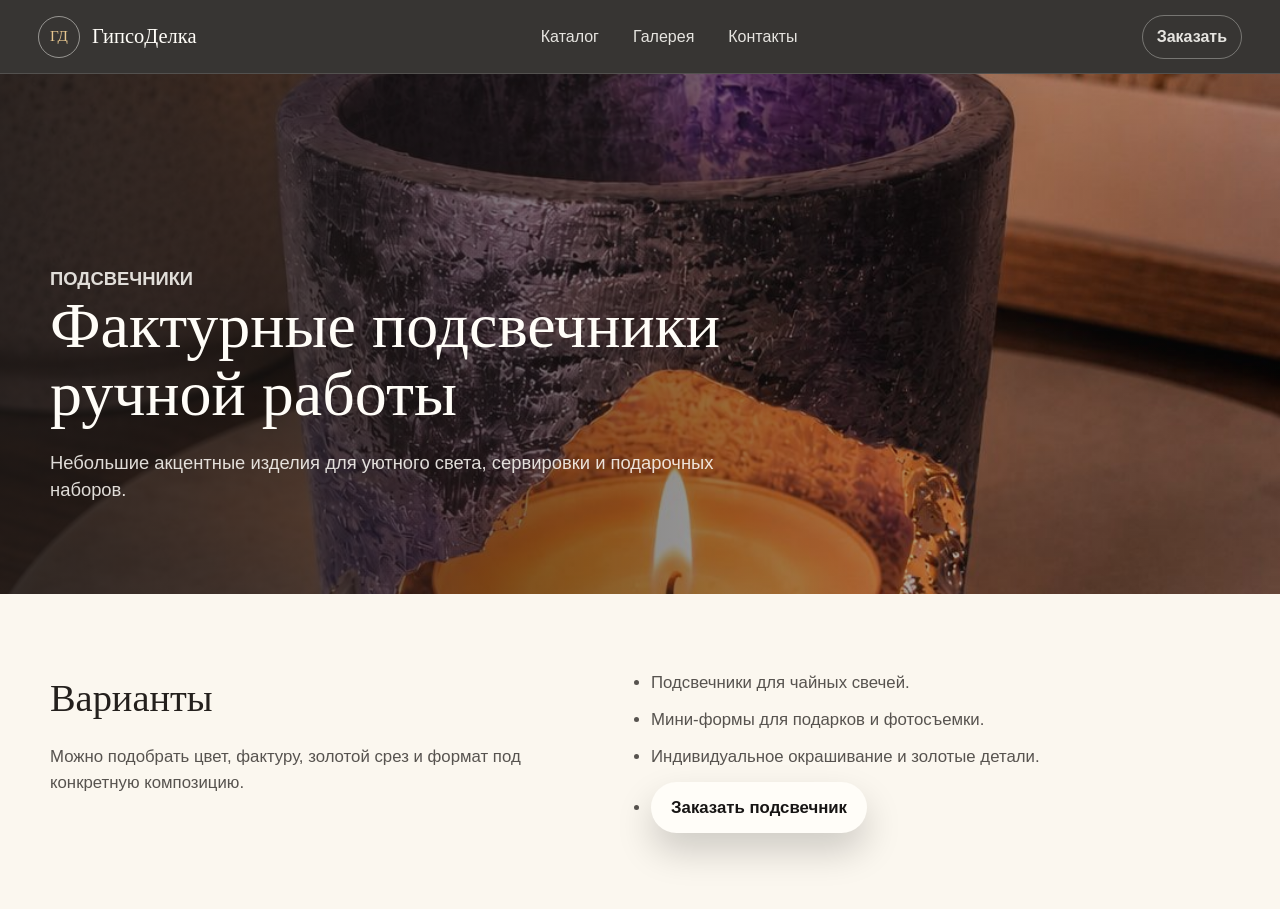
<file: pages/podsvechniki.html>
﻿<!doctype html>
<html lang="ru">
  <head>
    <meta charset="utf-8">
    <meta name="viewport" content="width=device-width, initial-scale=1">
    <title>Подсвечники из гипса - ГипсоДелка</title>
    <meta name="description" content="Подсвечники из гипса ручной работы: фактурные формы, золотые акценты, индивидуальные цвета.">
    <link rel="stylesheet" href="../styles.css">
  </head>
  <body class="landing-page">
    <header class="site-header">
      <a class="brand" href="../index.html#top"><span class="brand-mark">ГД</span><span>ГипсоДелка</span></a>
      <nav class="nav-links">
        <a href="../index.html#catalog">Каталог</a>
        <a href="../index.html#gallery">Галерея</a>
        <a href="../index.html#contacts">Контакты</a>
      </nav>
      <a class="header-action" href="https://wa.me/79963427075" target="_blank" rel="noreferrer">Заказать</a>
    </header>
    <main>
      <section class="mini-hero" style="--page-image:url('assets/candle-holder-violet.jpg')">
        <div>
          <p class="eyebrow">Подсвечники</p>
          <h1>Фактурные подсвечники ручной работы</h1>
          <p>Небольшие акцентные изделия для уютного света, сервировки и подарочных наборов.</p>
        </div>
      </section>
      <section class="mini-content">
        <div>
          <h2>Варианты</h2>
          <p>Можно подобрать цвет, фактуру, золотой срез и формат под конкретную композицию.</p>
        </div>
        <ul>
          <li>Подсвечники для чайных свечей.</li>
          <li>Мини-формы для подарков и фотосъемки.</li>
          <li>Индивидуальное окрашивание и золотые детали.</li>
          <li><a class="button button-primary" href="../index.html#contacts">Заказать подсвечник</a></li>
        </ul>
      </section>
    </main>
  </body>
</html>
</file>
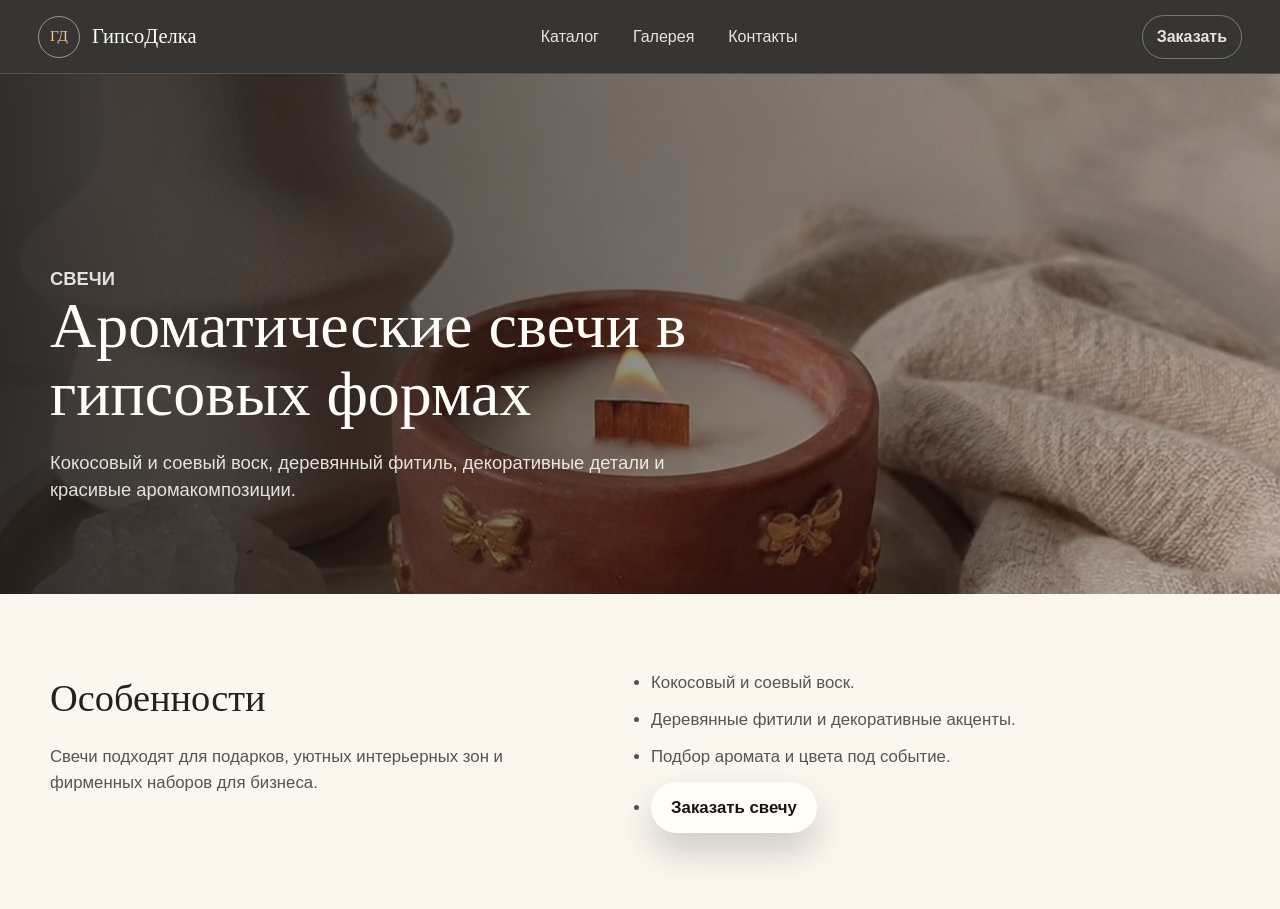
<file: pages/svechi.html>
﻿<!doctype html>
<html lang="ru">
  <head>
    <meta charset="utf-8">
    <meta name="viewport" content="width=device-width, initial-scale=1">
    <title>Ароматические свечи - ГипсоДелка</title>
    <meta name="description" content="Ароматические свечи ручной работы с кокосовым и соевым воском, деревянными фитилями и декоративными деталями.">
    <link rel="stylesheet" href="../styles.css">
  </head>
  <body class="landing-page">
    <header class="site-header">
      <a class="brand" href="../index.html#top"><span class="brand-mark">ГД</span><span>ГипсоДелка</span></a>
      <nav class="nav-links">
        <a href="../index.html#catalog">Каталог</a>
        <a href="../index.html#gallery">Галерея</a>
        <a href="../index.html#contacts">Контакты</a>
      </nav>
      <a class="header-action" href="https://wa.me/79963427075" target="_blank" rel="noreferrer">Заказать</a>
    </header>
    <main>
      <section class="mini-hero" style="--page-image:url('assets/candle-butterflies.jpg')">
        <div>
          <p class="eyebrow">Свечи</p>
          <h1>Ароматические свечи в гипсовых формах</h1>
          <p>Кокосовый и соевый воск, деревянный фитиль, декоративные детали и красивые аромакомпозиции.</p>
        </div>
      </section>
      <section class="mini-content">
        <div>
          <h2>Особенности</h2>
          <p>Свечи подходят для подарков, уютных интерьерных зон и фирменных наборов для бизнеса.</p>
        </div>
        <ul>
          <li>Кокосовый и соевый воск.</li>
          <li>Деревянные фитили и декоративные акценты.</li>
          <li>Подбор аромата и цвета под событие.</li>
          <li><a class="button button-primary" href="../index.html#contacts">Заказать свечу</a></li>
        </ul>
      </section>
    </main>
  </body>
</html>
</file>
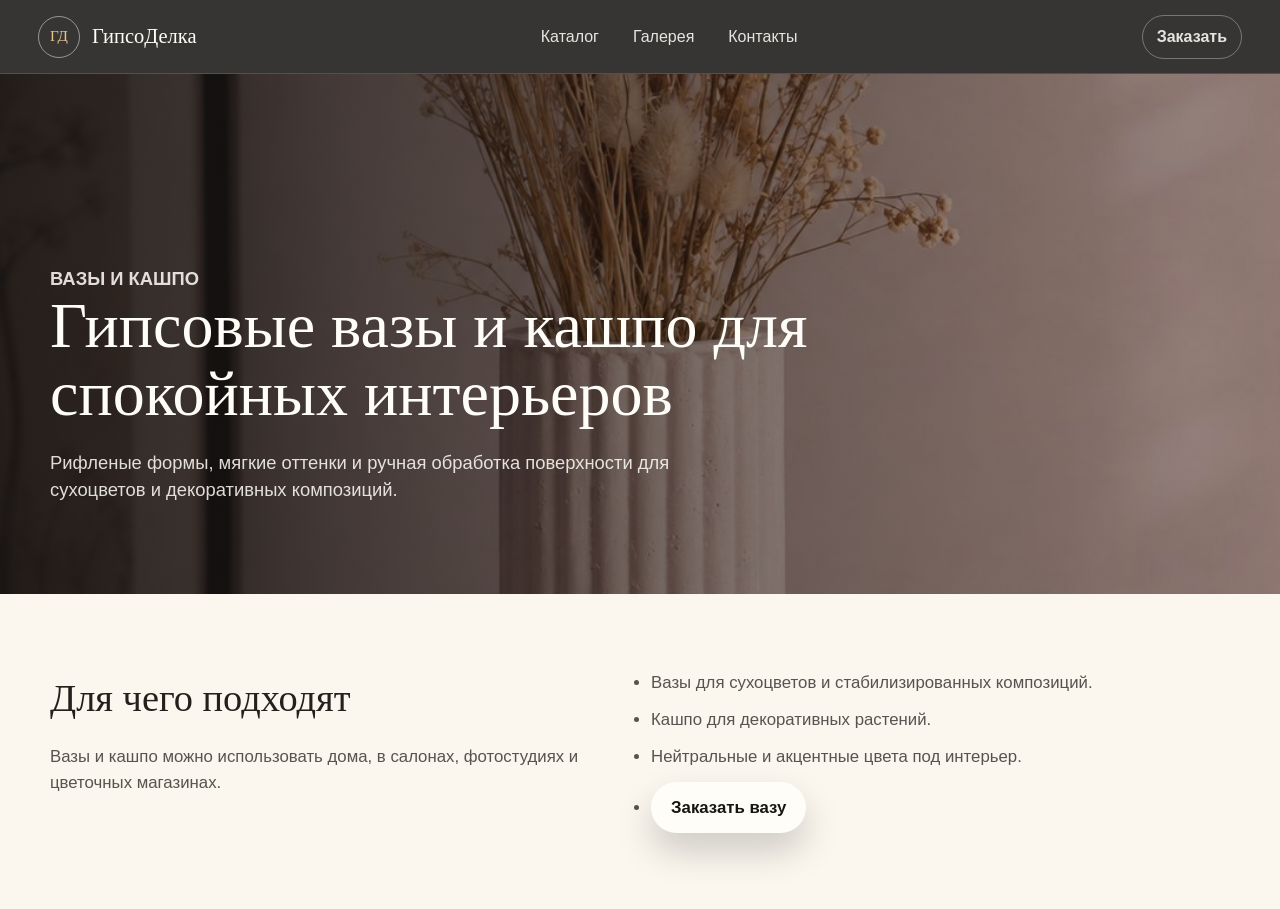
<file: pages/vazy.html>
﻿<!doctype html>
<html lang="ru">
  <head>
    <meta charset="utf-8">
    <meta name="viewport" content="width=device-width, initial-scale=1">
    <title>Вазы и кашпо из гипса - ГипсоДелка</title>
    <meta name="description" content="Вазы и кашпо из гипса ручной работы для сухоцветов, интерьерных композиций и подарков.">
    <link rel="stylesheet" href="../styles.css">
  </head>
  <body class="landing-page">
    <header class="site-header">
      <a class="brand" href="../index.html#top"><span class="brand-mark">ГД</span><span>ГипсоДелка</span></a>
      <nav class="nav-links">
        <a href="../index.html#catalog">Каталог</a>
        <a href="../index.html#gallery">Галерея</a>
        <a href="../index.html#contacts">Контакты</a>
      </nav>
      <a class="header-action" href="https://wa.me/79963427075" target="_blank" rel="noreferrer">Заказать</a>
    </header>
    <main>
      <section class="mini-hero" style="--page-image:url('assets/fluted-vase.jpg')">
        <div>
          <p class="eyebrow">Вазы и кашпо</p>
          <h1>Гипсовые вазы и кашпо для спокойных интерьеров</h1>
          <p>Рифленые формы, мягкие оттенки и ручная обработка поверхности для сухоцветов и декоративных композиций.</p>
        </div>
      </section>
      <section class="mini-content">
        <div>
          <h2>Для чего подходят</h2>
          <p>Вазы и кашпо можно использовать дома, в салонах, фотостудиях и цветочных магазинах.</p>
        </div>
        <ul>
          <li>Вазы для сухоцветов и стабилизированных композиций.</li>
          <li>Кашпо для декоративных растений.</li>
          <li>Нейтральные и акцентные цвета под интерьер.</li>
          <li><a class="button button-primary" href="../index.html#contacts">Заказать вазу</a></li>
        </ul>
      </section>
    </main>
  </body>
</html>
</file>
<file: styles.css>
:root {
  --ink: #24201d;
  --deep: #171514;
  --paper: #fbf7ef;
  --porcelain: #fffdf8;
  --mist: #ebe5db;
  --gold: #b28445;
  --moss: #4f614c;
  --clay: #a36045;
  --plum: #5a405f;
  --line: rgba(36, 32, 29, 0.14);
  --soft-shadow: 0 18px 44px rgba(45, 36, 27, 0.12);
  --deep-shadow: 0 30px 80px rgba(0, 0, 0, 0.22);
}

* {
  box-sizing: border-box;
}

html {
  scroll-behavior: smooth;
}

#new,
#catalog,
#gallery,
#business,
#contacts {
  scroll-margin-top: 96px;
}

body {
  margin: 0;
  color: var(--ink);
  background: var(--paper);
  font-family: "Segoe UI", Arial, sans-serif;
  line-height: 1.5;
}

body.is-locked {
  overflow: hidden;
}

img {
  display: block;
  max-width: 100%;
}

a {
  color: inherit;
  text-decoration: none;
}

button {
  font: inherit;
}

.site-header {
  position: sticky;
  top: 0;
  z-index: 20;
  display: grid;
  grid-template-columns: auto 1fr auto;
  align-items: center;
  gap: 24px;
  min-height: 74px;
  padding: 12px 38px;
  color: var(--porcelain);
  background: rgba(23, 21, 20, 0.86);
  border-bottom: 1px solid rgba(255, 253, 248, 0.14);
  backdrop-filter: blur(18px);
}

.brand {
  display: inline-flex;
  align-items: center;
  gap: 12px;
  font-family: Georgia, "Times New Roman", serif;
  font-size: 1.28rem;
  white-space: nowrap;
}

.brand-mark {
  display: grid;
  place-items: center;
  width: 42px;
  height: 42px;
  border: 1px solid rgba(255, 253, 248, 0.48);
  border-radius: 50%;
  color: #e7c68f;
  font-size: 0.95rem;
}

.nav-links {
  display: flex;
  justify-content: center;
  gap: 6px;
}

.nav-links a,
.header-action {
  min-height: 40px;
  padding: 9px 14px;
  border-radius: 999px;
  color: rgba(255, 253, 248, 0.88);
  transition: background 180ms ease, color 180ms ease;
}

.nav-links a:hover,
.nav-links a:focus-visible,
.nav-links a.is-active,
.header-action:hover,
.header-action:focus-visible {
  background: rgba(255, 253, 248, 0.13);
  color: var(--porcelain);
}

.header-action {
  border: 1px solid rgba(255, 253, 248, 0.32);
  font-weight: 700;
}

.hero {
  position: relative;
  min-height: 760px;
  display: grid;
  align-items: center;
  overflow: hidden;
  background: var(--deep);
}

.hero-image,
.hero-shade {
  position: absolute;
  inset: 0;
  width: 100%;
  height: 100%;
}

.hero-image {
  object-fit: cover;
}

.hero-shade {
  background:
    linear-gradient(90deg, rgba(23, 21, 20, 0.88), rgba(23, 21, 20, 0.42) 50%, rgba(23, 21, 20, 0.82)),
    linear-gradient(180deg, rgba(23, 21, 20, 0.04), rgba(23, 21, 20, 0.62));
}

.hero-inner {
  position: relative;
  z-index: 1;
  width: min(1180px, calc(100% - 48px));
  display: grid;
  grid-template-columns: minmax(320px, 1fr) minmax(260px, 420px);
  align-items: center;
  gap: 58px;
  margin: 0 auto;
  padding: 72px 0;
  color: var(--porcelain);
}

.eyebrow {
  margin: 0 0 14px;
  color: var(--gold);
  font-size: 0.82rem;
  font-weight: 800;
  text-transform: uppercase;
}

.hero h1,
.section-heading h2,
.custom-copy h2,
.business-card h2,
.about-copy h2,
.seo-inner h2,
.contact-copy h2 {
  margin: 0;
  font-family: Georgia, "Times New Roman", serif;
  font-weight: 500;
  line-height: 1.05;
}

.hero h1 {
  max-width: 780px;
  font-size: 4.65rem;
}

.hero-copy {
  max-width: 680px;
  margin: 24px 0 0;
  color: rgba(255, 253, 248, 0.92);
  font-size: 1.24rem;
  font-weight: 600;
}

.hero-actions {
  display: flex;
  flex-wrap: wrap;
  gap: 14px;
  margin-top: 34px;
}

.button,
.catalog-download,
.order-button {
  display: inline-flex;
  align-items: center;
  justify-content: center;
  min-height: 48px;
  padding: 13px 20px;
  border-radius: 999px;
  font-weight: 800;
  transition: transform 180ms ease, box-shadow 180ms ease, background 180ms ease;
}

.button:hover,
.button:focus-visible,
.catalog-download:hover,
.catalog-download:focus-visible,
.order-button:hover,
.order-button:focus-visible {
  transform: translateY(-2px);
}

.button-primary {
  color: var(--deep);
  background: var(--porcelain);
  box-shadow: 0 18px 36px rgba(0, 0, 0, 0.18);
}

.button-secondary {
  color: var(--porcelain);
  border: 1px solid rgba(255, 253, 248, 0.46);
  background: rgba(255, 253, 248, 0.08);
}

.button-secondary-dark {
  color: var(--deep);
  border: 1px solid rgba(36, 32, 29, 0.22);
  background: var(--porcelain);
}

.hero-logo {
  margin: 0;
  overflow: hidden;
  border: 1px solid rgba(255, 253, 248, 0.2);
  border-radius: 8px;
  background: rgba(255, 253, 248, 0.9);
  box-shadow: var(--deep-shadow);
}

.hero-logo img {
  width: 100%;
  aspect-ratio: 1;
  object-fit: cover;
}

.section-band {
  padding: 90px max(24px, calc((100vw - 1180px) / 2));
}

.section-heading {
  display: grid;
  grid-template-columns: minmax(260px, 470px) 1fr;
  align-items: end;
  gap: 48px;
  margin-bottom: 34px;
}

.section-heading h2,
.custom-copy h2,
.business-card h2,
.about-copy h2,
.seo-inner h2,
.contact-copy h2 {
  font-size: 3.05rem;
}

.section-heading p,
.custom-copy p,
.business-card p,
.about-copy p,
.seo-inner p,
.contact-copy p {
  max-width: 720px;
  margin: 0;
  color: rgba(36, 32, 29, 0.72);
  font-size: 1.08rem;
}

.new-products {
  background: var(--porcelain);
}

.spotlight-grid {
  display: grid;
  grid-template-columns: repeat(3, minmax(0, 1fr));
  gap: 18px;
}

.spotlight-card {
  display: grid;
  grid-template-columns: 42% 1fr;
  min-height: 260px;
  overflow: hidden;
  border: 1px solid var(--line);
  border-radius: 8px;
  background: var(--paper);
  box-shadow: var(--soft-shadow);
}

.spotlight-card img {
  width: 100%;
  height: 100%;
  object-fit: cover;
}

.spotlight-card div {
  display: flex;
  flex-direction: column;
  justify-content: end;
  padding: 22px;
}

.spotlight-card span,
.product-type {
  color: var(--gold);
  font-size: 0.78rem;
  font-weight: 800;
  text-transform: uppercase;
}

.spotlight-card h3,
.product-card h3,
.popular-card h3,
.review-card h3 {
  margin: 6px 0 0;
  font-family: Georgia, "Times New Roman", serif;
  font-weight: 500;
  line-height: 1.16;
}

.spotlight-card h3 {
  font-size: 1.55rem;
}

.spotlight-card p {
  margin: 12px 0 0;
  color: rgba(36, 32, 29, 0.7);
}

.benefits {
  padding: 90px max(24px, calc((100vw - 1180px) / 2));
  color: var(--porcelain);
  background:
    linear-gradient(135deg, rgba(23, 21, 20, 0.95), rgba(23, 21, 20, 0.72)),
    url("assets/tray-gold.jpg") center / cover;
}

.benefits-heading p {
  color: rgba(255, 253, 248, 0.74);
}

.benefit-grid {
  display: grid;
  grid-template-columns: repeat(3, minmax(0, 1fr));
  gap: 16px;
}

.benefit-card {
  min-height: 168px;
  padding: 24px;
  border: 1px solid rgba(255, 253, 248, 0.16);
  border-radius: 8px;
  background: rgba(255, 253, 248, 0.08);
  backdrop-filter: blur(14px);
}

.benefit-icon {
  position: relative;
  display: grid;
  place-items: center;
  width: 44px;
  height: 44px;
  margin-bottom: 28px;
  border: 1px solid rgba(231, 198, 143, 0.52);
  border-radius: 50%;
}

.benefit-icon::before {
  content: "";
  width: 16px;
  height: 9px;
  border-left: 2px solid #e7c68f;
  border-bottom: 2px solid #e7c68f;
  transform: rotate(-45deg) translate(1px, -1px);
}

.benefit-card h3 {
  margin: 0;
  font-size: 1.18rem;
}

.catalog-section {
  background: linear-gradient(180deg, var(--paper), #f2ece2);
}

.tile-catalog {
  display: grid;
  grid-template-columns: minmax(280px, 0.88fr) minmax(320px, 1fr);
  align-items: center;
  gap: 34px;
  margin: 0 0 34px;
  padding: 26px;
  border: 1px solid rgba(178, 132, 69, 0.28);
  border-radius: 8px;
  background:
    linear-gradient(135deg, rgba(255, 253, 248, 0.94), rgba(235, 229, 219, 0.72)),
    var(--porcelain);
  box-shadow: var(--soft-shadow);
}

.tile-catalog-copy h3 {
  margin: 0;
  color: var(--ink);
  font-family: Georgia, "Times New Roman", serif;
  font-size: 2.35rem;
  font-weight: 500;
  line-height: 1.08;
}

.tile-catalog-copy p:not(.eyebrow) {
  max-width: 560px;
  margin: 18px 0 0;
  color: rgba(36, 32, 29, 0.72);
  font-size: 1.03rem;
}

.catalog-download,
.order-button {
  color: var(--porcelain);
  background: var(--deep);
}

.catalog-download {
  margin-top: 24px;
}

.tile-catalog-media {
  overflow: hidden;
  border-radius: 8px;
  background: var(--porcelain);
}

.tile-catalog-media img {
  width: 100%;
  aspect-ratio: 16 / 10;
  object-fit: cover;
  object-position: center;
}

.product-grid {
  display: grid;
  grid-template-columns: repeat(4, minmax(0, 1fr));
  gap: 18px;
}

.product-card {
  display: flex;
  min-height: 100%;
  flex-direction: column;
  overflow: hidden;
  border: 1px solid var(--line);
  border-radius: 8px;
  background: var(--porcelain);
  box-shadow: 0 14px 34px rgba(45, 36, 27, 0.1);
}

.product-photo-button {
  display: block;
  width: 100%;
  padding: 0;
  cursor: zoom-in;
  border: 0;
  background: transparent;
}

.product-photo-button img {
  width: 100%;
  aspect-ratio: 4 / 3;
  object-fit: cover;
  transition: transform 260ms ease;
}

.product-card:hover .product-photo-button img {
  transform: scale(1.035);
}

.product-body {
  display: flex;
  flex: 1;
  flex-direction: column;
  padding: 20px;
}

.product-card h3 {
  min-height: 58px;
  font-size: 1.28rem;
}

.product-meta {
  display: grid;
  gap: 9px;
  margin: 16px 0;
}

.product-meta div {
  display: grid;
  grid-template-columns: 88px 1fr;
  gap: 10px;
  align-items: start;
}

.product-meta dt {
  color: rgba(36, 32, 29, 0.52);
  font-size: 0.92rem;
}

.product-meta dd {
  margin: 0;
  color: var(--ink);
  font-weight: 700;
}

.swatches {
  display: flex;
  align-items: center;
  gap: 8px;
  margin: auto 0 18px;
}

.swatches::before {
  content: "Цвета";
  margin-right: 2px;
  color: rgba(36, 32, 29, 0.52);
  font-size: 0.92rem;
}

.swatches span {
  width: 24px;
  height: 24px;
  border: 1px solid rgba(36, 32, 29, 0.18);
  border-radius: 50%;
  background: var(--swatch);
}

.order-button {
  width: 100%;
}

.popular {
  background: var(--porcelain);
}

.carousel-controls {
  justify-self: end;
  display: flex;
  gap: 10px;
}

.carousel-button {
  display: grid;
  place-items: center;
  width: 46px;
  height: 46px;
  cursor: pointer;
  border: 1px solid var(--line);
  border-radius: 50%;
  color: var(--ink);
  background: var(--paper);
  font-size: 2rem;
}

.popular-track {
  display: grid;
  grid-auto-columns: minmax(260px, 340px);
  grid-auto-flow: column;
  gap: 18px;
  overflow-x: auto;
  padding-bottom: 8px;
  scroll-snap-type: x mandatory;
  scrollbar-width: thin;
}

.popular-card {
  overflow: hidden;
  border: 1px solid var(--line);
  border-radius: 8px;
  background: var(--paper);
  box-shadow: var(--soft-shadow);
  scroll-snap-align: start;
}

.popular-card img {
  width: 100%;
  aspect-ratio: 4 / 3;
  object-fit: cover;
}

.popular-card h3,
.popular-card p {
  margin-right: 18px;
  margin-left: 18px;
}

.popular-card h3 {
  min-height: 52px;
  font-size: 1.22rem;
}

.popular-card p {
  margin-top: 8px;
  margin-bottom: 20px;
  color: var(--gold);
  font-weight: 800;
}

.gallery-section {
  background: linear-gradient(180deg, #f2ece2, var(--paper));
}

.gallery {
  display: grid;
  grid-template-columns: repeat(4, minmax(0, 1fr));
  grid-auto-flow: dense;
  gap: 18px;
}

.gallery-item {
  min-height: 340px;
  overflow: hidden;
  padding: 0;
  cursor: zoom-in;
  border: 0;
  border-radius: 8px;
  background: var(--mist);
  box-shadow: 0 14px 34px rgba(45, 36, 27, 0.1);
}

.gallery-item.is-large {
  grid-column: span 2;
  grid-row: span 2;
  min-height: 698px;
}

.gallery-item.is-tall {
  grid-row: span 2;
  min-height: 698px;
}

.gallery-item img {
  width: 100%;
  height: 100%;
  object-fit: cover;
  transition: transform 320ms ease;
}

.gallery-item:hover img {
  transform: scale(1.035);
}

.custom-panel {
  display: grid;
  grid-template-columns: minmax(280px, 1fr) minmax(300px, 520px);
  align-items: center;
  gap: 56px;
  padding: 90px max(24px, calc((100vw - 1180px) / 2));
  color: var(--porcelain);
  background: var(--deep);
}

.custom-copy p,
.business-card p,
.contact-copy p {
  color: rgba(255, 253, 248, 0.76);
}

.custom-copy ul {
  display: grid;
  gap: 12px;
  margin: 28px 0 32px;
  padding: 0;
  list-style: none;
}

.custom-copy li {
  position: relative;
  padding-left: 28px;
  color: rgba(255, 253, 248, 0.88);
}

.custom-copy li::before {
  content: "";
  position: absolute;
  top: 9px;
  left: 0;
  width: 13px;
  height: 7px;
  border-left: 2px solid #e7c68f;
  border-bottom: 2px solid #e7c68f;
  transform: rotate(-45deg);
}

.custom-panel img {
  width: 100%;
  max-height: 610px;
  object-fit: cover;
  border-radius: 8px;
  box-shadow: var(--deep-shadow);
}

.business {
  background: var(--moss);
}

.business-card {
  display: grid;
  grid-template-columns: minmax(280px, 0.95fr) minmax(320px, 1fr);
  gap: 42px;
  align-items: center;
  padding: 42px;
  border-radius: 8px;
  color: var(--porcelain);
  background:
    linear-gradient(135deg, rgba(23, 21, 20, 0.28), rgba(23, 21, 20, 0.08)),
    var(--moss);
}

.business-card .button {
  margin-top: 28px;
}

.business-tags {
  display: flex;
  flex-wrap: wrap;
  gap: 12px;
}

.business-tags span {
  padding: 12px 15px;
  border: 1px solid rgba(255, 253, 248, 0.22);
  border-radius: 999px;
  background: rgba(255, 253, 248, 0.1);
  color: var(--porcelain);
  font-weight: 700;
}

.reviews {
  background: var(--porcelain);
}

.review-grid {
  display: grid;
  grid-template-columns: repeat(3, minmax(0, 1fr));
  gap: 18px;
}

.review-card {
  overflow: hidden;
  border: 1px solid var(--line);
  border-radius: 8px;
  background: var(--paper);
  box-shadow: var(--soft-shadow);
}

.review-card img {
  width: 100%;
  aspect-ratio: 4 / 3;
  object-fit: cover;
}

.review-card p {
  margin: 0;
  padding: 20px;
  color: rgba(36, 32, 29, 0.74);
  font-weight: 650;
}

.about {
  display: grid;
  grid-template-columns: minmax(280px, 430px) 1fr;
  align-items: center;
  gap: 70px;
  background: linear-gradient(180deg, var(--paper), #f3eee6);
}

.about img {
  width: 100%;
  max-height: 560px;
  object-fit: cover;
  border-radius: 8px;
  box-shadow: var(--soft-shadow);
}

.about-copy p {
  margin-top: 20px;
}

.seo-directions {
  padding: 76px max(24px, calc((100vw - 1180px) / 2));
  background: var(--clay);
}

.seo-inner {
  color: var(--porcelain);
}

.seo-inner p {
  color: rgba(255, 253, 248, 0.78);
}

.seo-links {
  display: flex;
  flex-wrap: wrap;
  gap: 12px;
  margin-top: 30px;
}

.seo-links a {
  min-height: 46px;
  display: inline-flex;
  align-items: center;
  padding: 11px 16px;
  border: 1px solid rgba(255, 253, 248, 0.24);
  border-radius: 999px;
  background: rgba(255, 253, 248, 0.1);
  color: var(--porcelain);
  font-weight: 800;
}

.contact-page {
  min-height: 720px;
  display: grid;
  grid-template-columns: minmax(260px, 1fr) minmax(300px, 500px);
  align-items: center;
  gap: 56px;
  padding: 90px max(24px, calc((100vw - 1180px) / 2));
  color: var(--porcelain);
  background:
    linear-gradient(135deg, rgba(23, 21, 20, 0.94), rgba(23, 21, 20, 0.72)),
    url("assets/tray-gold.jpg") center / cover;
}

.contact-details {
  display: grid;
  gap: 10px;
  padding: 34px;
  border: 1px solid rgba(255, 253, 248, 0.18);
  border-radius: 8px;
  background: rgba(255, 253, 248, 0.08);
  box-shadow: var(--deep-shadow);
  backdrop-filter: blur(16px);
  font-style: normal;
}

.contact-details strong {
  margin-bottom: 8px;
  color: #e9c991;
  font-family: Georgia, "Times New Roman", serif;
  font-size: 1.45rem;
  font-weight: 500;
}

.contact-details a {
  min-height: 44px;
  display: flex;
  align-items: center;
  padding: 10px 0;
  border-bottom: 1px solid rgba(255, 253, 248, 0.16);
  color: var(--porcelain);
}

.contact-details a:last-child {
  border-bottom: 0;
}

.contact-details a:hover,
.contact-details a:focus-visible {
  color: #e9c991;
}

.site-footer {
  display: flex;
  justify-content: space-between;
  gap: 20px;
  padding: 24px 38px;
  color: rgba(255, 253, 248, 0.68);
  background: var(--deep);
}

.site-footer a {
  color: #e9c991;
  font-weight: 800;
}

.lightbox {
  position: fixed;
  inset: 0;
  z-index: 50;
  display: none;
  place-items: center;
  padding: 28px;
  background: rgba(10, 9, 8, 0.88);
}

.lightbox.is-open {
  display: grid;
}

.lightbox-panel {
  position: relative;
  width: min(1060px, 100%);
  height: min(760px, calc(100vh - 56px));
  display: grid;
  grid-template-rows: 1fr auto;
  gap: 12px;
}

.lightbox-image {
  width: 100%;
  height: 100%;
  min-height: 0;
  object-fit: contain;
}

.lightbox-title {
  margin: 0;
  color: var(--porcelain);
  text-align: center;
  font-weight: 700;
}

.lightbox-close,
.lightbox-nav {
  position: absolute;
  display: grid;
  place-items: center;
  width: 44px;
  height: 44px;
  cursor: pointer;
  color: var(--porcelain);
  border: 1px solid rgba(255, 253, 248, 0.28);
  border-radius: 50%;
  background: rgba(23, 21, 20, 0.72);
}

.lightbox-close {
  top: 0;
  right: 0;
  font-size: 2rem;
}

.lightbox-nav {
  top: 50%;
  font-size: 2.2rem;
  transform: translateY(-50%);
}

.lightbox-prev {
  left: 0;
}

.lightbox-next {
  right: 0;
}

.landing-page {
  background: var(--paper);
}

.mini-hero {
  min-height: 520px;
  display: grid;
  align-items: end;
  padding: 90px max(24px, calc((100vw - 1180px) / 2));
  color: var(--porcelain);
  background-image:
    linear-gradient(90deg, rgba(23, 21, 20, 0.86), rgba(23, 21, 20, 0.48) 50%, rgba(23, 21, 20, 0.16)),
    var(--page-image);
  background-position: center right;
  background-size: cover;
}

.mini-hero h1 {
  max-width: 780px;
  margin: 0;
  font-family: Georgia, "Times New Roman", serif;
  font-size: 4rem;
  font-weight: 500;
  line-height: 1.05;
}

.mini-hero p {
  max-width: 680px;
  margin: 22px 0 0;
  color: rgba(255, 253, 248, 0.86);
  font-size: 1.15rem;
}

.mini-content {
  display: grid;
  grid-template-columns: minmax(260px, 0.9fr) minmax(280px, 1fr);
  gap: 42px;
  align-items: start;
  padding: 76px max(24px, calc((100vw - 1180px) / 2));
}

.mini-content h2 {
  margin: 0;
  font-family: Georgia, "Times New Roman", serif;
  font-size: 2.4rem;
  font-weight: 500;
}

.mini-content p,
.mini-content li {
  color: rgba(36, 32, 29, 0.76);
  font-size: 1.05rem;
}

.mini-content ul {
  display: grid;
  gap: 12px;
  margin: 0;
  padding-left: 20px;
}

.admin-page {
  background: #f3eee6;
}

.admin-auth {
  min-height: 100vh;
  display: none;
  place-items: center;
  padding: 24px;
  color: var(--porcelain);
  background:
    linear-gradient(135deg, rgba(23, 21, 20, 0.92), rgba(23, 21, 20, 0.72)),
    url("assets/panel-wildflowers.jpg") center / cover;
}

.admin-page.is-auth-locked .admin-auth {
  display: grid;
}

.admin-page.is-auth-locked .admin-topbar,
.admin-page.is-auth-locked .admin-shell {
  display: none;
}

.admin-auth-card {
  width: min(460px, 100%);
  display: grid;
  gap: 18px;
  padding: 30px;
  border: 1px solid rgba(255, 253, 248, 0.18);
  border-radius: 8px;
  background: rgba(23, 21, 20, 0.78);
  box-shadow: var(--deep-shadow);
  backdrop-filter: blur(18px);
}

.admin-auth-card h1 {
  margin: 0;
  font-family: Georgia, "Times New Roman", serif;
  font-size: 2.15rem;
  font-weight: 500;
  line-height: 1.08;
}

.admin-auth-card p:not(.eyebrow) {
  margin: 12px 0 0;
  color: rgba(255, 253, 248, 0.76);
}

.admin-auth-card label {
  display: grid;
  gap: 8px;
  color: rgba(255, 253, 248, 0.82);
  font-weight: 800;
}

.admin-auth-card input {
  min-height: 48px;
  padding: 11px 12px;
  border: 1px solid rgba(255, 253, 248, 0.2);
  border-radius: 8px;
  color: var(--ink);
  background: var(--porcelain);
  font: inherit;
}

.admin-auth-error {
  min-height: 22px;
  margin: 0;
  color: #ffd4cb;
  font-weight: 800;
}

.admin-topbar {
  position: sticky;
  top: 0;
  z-index: 20;
  display: flex;
  align-items: center;
  justify-content: space-between;
  gap: 18px;
  padding: 14px 28px;
  color: var(--porcelain);
  background: var(--deep);
  border-bottom: 1px solid rgba(255, 253, 248, 0.12);
}

.admin-topbar-actions,
.admin-actions,
.product-form-actions {
  display: flex;
  flex-wrap: wrap;
  gap: 10px;
}

.admin-shell {
  width: min(1220px, calc(100% - 32px));
  margin: 0 auto;
  padding: 34px 0 80px;
}

.admin-hero,
.admin-panel {
  border: 1px solid var(--line);
  border-radius: 8px;
  background: var(--porcelain);
  box-shadow: var(--soft-shadow);
}

.admin-hero {
  display: grid;
  grid-template-columns: minmax(280px, 1fr) auto;
  gap: 24px;
  align-items: center;
  margin-bottom: 16px;
  padding: 28px;
}

.admin-hero h1,
.admin-panel h2 {
  margin: 0;
  font-family: Georgia, "Times New Roman", serif;
  font-weight: 500;
  line-height: 1.1;
}

.admin-hero h1 {
  font-size: 2.5rem;
}

.admin-hero p:not(.eyebrow) {
  max-width: 760px;
  margin: 12px 0 0;
  color: rgba(36, 32, 29, 0.72);
}

.admin-layout {
  display: grid;
  grid-template-columns: minmax(300px, 420px) minmax(0, 1fr);
  gap: 18px;
  align-items: start;
}

.admin-panel {
  display: grid;
  gap: 16px;
  padding: 24px;
}

.admin-panel-heading {
  margin-bottom: 4px;
}

.admin-panel h2 {
  font-size: 2rem;
}

.admin-panel label,
.product-form label {
  display: grid;
  gap: 7px;
  color: rgba(36, 32, 29, 0.72);
  font-weight: 700;
}

.admin-panel input,
.admin-panel select,
.admin-panel textarea,
.product-form input,
.product-form select,
.product-form textarea {
  width: 100%;
  min-height: 44px;
  padding: 11px 12px;
  color: var(--ink);
  border: 1px solid rgba(36, 32, 29, 0.18);
  border-radius: 8px;
  background: #fffdf8;
  font: inherit;
}

.admin-panel textarea {
  resize: vertical;
}

.admin-two-cols {
  display: grid;
  grid-template-columns: repeat(2, minmax(0, 1fr));
  gap: 12px;
}

.admin-button,
.admin-mini-button {
  display: inline-flex;
  align-items: center;
  justify-content: center;
  min-height: 44px;
  cursor: pointer;
  border: 0;
  border-radius: 999px;
  color: var(--porcelain);
  background: var(--deep);
  font-weight: 800;
  text-align: center;
}

.admin-button {
  padding: 11px 18px;
}

.admin-mini-button {
  min-height: 36px;
  padding: 7px 12px;
}

.admin-button-light {
  color: var(--deep);
  background: #e9c991;
}

.admin-button-outline {
  color: var(--deep);
  border: 1px solid rgba(36, 32, 29, 0.18);
  background: var(--porcelain);
}

.admin-topbar .admin-button-outline {
  color: var(--porcelain);
  border-color: rgba(255, 253, 248, 0.32);
  background: transparent;
}

.admin-button-danger {
  color: var(--porcelain);
  background: #8e3f32;
}

.admin-status {
  min-height: 44px;
  margin: 0 0 16px;
  padding: 12px 16px;
  border: 1px solid rgba(79, 97, 76, 0.2);
  border-radius: 8px;
  color: var(--moss);
  background: rgba(79, 97, 76, 0.08);
  font-weight: 800;
}

.admin-status[data-tone="error"] {
  color: #8e3f32;
  border-color: rgba(142, 63, 50, 0.28);
  background: rgba(142, 63, 50, 0.08);
}

.editor-grid {
  display: grid;
  grid-template-columns: minmax(220px, 280px) minmax(0, 1fr);
  gap: 18px;
}

.product-list-wrap {
  display: grid;
  align-content: start;
  gap: 12px;
}

.editor-note {
  margin: 0;
  padding: 12px;
  border: 1px solid rgba(178, 132, 69, 0.24);
  border-radius: 8px;
  color: rgba(36, 32, 29, 0.72);
  background: rgba(178, 132, 69, 0.08);
  font-weight: 650;
}

.product-list {
  display: grid;
  gap: 10px;
  max-height: 760px;
  overflow: auto;
  padding-right: 4px;
}

.product-list-item {
  display: grid;
  grid-template-columns: 56px 1fr;
  gap: 10px;
  align-items: center;
  width: 100%;
  padding: 8px;
  cursor: pointer;
  border: 1px solid var(--line);
  border-radius: 8px;
  color: var(--ink);
  background: #fffdf8;
  text-align: left;
}

.product-list-item.is-active {
  border-color: var(--gold);
  background: rgba(178, 132, 69, 0.1);
}

.product-list-item img {
  width: 56px;
  height: 56px;
  object-fit: cover;
  border-radius: 6px;
}

.product-list-item span,
.product-list-item small,
.product-list-item em {
  grid-column: 2;
}

.product-list-item span {
  font-weight: 800;
}

.product-list-item small {
  color: rgba(36, 32, 29, 0.62);
}

.product-list-item em {
  color: var(--gold);
  font-size: 0.78rem;
  font-style: normal;
  font-weight: 900;
  text-transform: uppercase;
}

.product-form {
  display: grid;
  gap: 14px;
}

.product-current {
  display: grid;
  gap: 4px;
  padding: 14px 16px;
  border: 1px solid rgba(79, 97, 76, 0.22);
  border-radius: 8px;
  background: rgba(79, 97, 76, 0.08);
}

.product-current span {
  color: var(--moss);
  font-size: 0.78rem;
  font-weight: 900;
  text-transform: uppercase;
}

.product-current strong {
  color: var(--ink);
  font-family: Georgia, "Times New Roman", serif;
  font-size: 1.35rem;
  font-weight: 500;
}

.admin-preview {
  width: min(360px, 100%);
  aspect-ratio: 4 / 3;
  object-fit: cover;
  border: 1px solid var(--line);
  border-radius: 8px;
  background: var(--mist);
}

.colors-editor {
  display: grid;
  gap: 10px;
}

.colors-editor-head {
  display: flex;
  align-items: center;
  justify-content: space-between;
  gap: 12px;
  color: rgba(36, 32, 29, 0.72);
  font-weight: 800;
}

.color-list {
  display: grid;
  gap: 8px;
}

.color-row {
  display: grid;
  grid-template-columns: 52px 1fr auto;
  gap: 8px;
  align-items: center;
}

.color-row input[type="color"] {
  min-height: 44px;
  padding: 4px;
}

.visually-hidden {
  position: absolute;
  width: 1px;
  height: 1px;
  overflow: hidden;
  clip: rect(0 0 0 0);
  white-space: nowrap;
}

@media (max-width: 1080px) {
  .hero-inner,
  .tile-catalog,
  .business-card {
    grid-template-columns: 1fr;
  }

  .hero-logo {
    max-width: 360px;
  }

  .spotlight-grid,
  .benefit-grid,
  .review-grid {
    grid-template-columns: repeat(2, minmax(0, 1fr));
  }

  .product-grid,
  .gallery {
    grid-template-columns: repeat(3, minmax(0, 1fr));
  }

  .gallery-item.is-large {
    grid-column: span 2;
  }

  .admin-layout,
  .admin-hero {
    grid-template-columns: 1fr;
  }
}

@media (max-width: 820px) {
  #new,
  #catalog,
  #gallery,
  #business,
  #contacts {
    scroll-margin-top: 162px;
  }

  .site-header {
    grid-template-columns: 1fr auto;
    gap: 12px;
    padding: 10px 18px;
  }

  .nav-links {
    grid-column: 1 / -1;
    justify-content: flex-start;
    overflow-x: auto;
    padding-bottom: 2px;
  }

  .header-action {
    justify-self: end;
  }

  .hero {
    min-height: 720px;
  }

  .hero-inner {
    width: min(100% - 32px, 720px);
    gap: 34px;
    padding: 48px 0;
  }

  .hero h1 {
    font-size: 3.15rem;
  }

  .hero-copy {
    font-size: 1.06rem;
  }

  .hero-logo {
    width: min(320px, 100%);
  }

  .section-band,
  .benefits,
  .custom-panel,
  .business,
  .about,
  .seo-directions,
  .contact-page {
    padding: 64px 18px;
  }

  .section-heading,
  .custom-panel,
  .about,
  .contact-page,
  .mini-content {
    grid-template-columns: 1fr;
  }

  .section-heading {
    gap: 18px;
  }

  .section-heading h2,
  .custom-copy h2,
  .business-card h2,
  .about-copy h2,
  .seo-inner h2,
  .contact-copy h2 {
    font-size: 2.35rem;
  }

  .spotlight-grid,
  .benefit-grid,
  .review-grid,
  .product-grid,
  .gallery {
    grid-template-columns: repeat(2, minmax(0, 1fr));
  }

  .spotlight-card {
    grid-template-columns: 1fr;
  }

  .spotlight-card img {
    height: 260px;
  }

  .gallery-item,
  .gallery-item.is-large,
  .gallery-item.is-tall {
    grid-column: auto;
    grid-row: auto;
    min-height: 360px;
  }

  .business-card {
    padding: 28px;
  }

  .mini-hero {
    min-height: 460px;
    padding: 72px 18px;
  }

  .mini-hero h1 {
    font-size: 3rem;
  }

  .admin-topbar {
    align-items: flex-start;
    flex-direction: column;
    padding: 14px 18px;
  }

  .editor-grid {
    grid-template-columns: 1fr;
  }

  .product-list {
    max-height: 360px;
  }
}

@media (max-width: 560px) {
  .brand span:last-child {
    display: none;
  }

  .nav-links a,
  .header-action {
    padding-right: 12px;
    padding-left: 12px;
    font-size: 0.92rem;
  }

  .hero {
    min-height: 720px;
  }

  .hero h1 {
    font-size: 2.58rem;
  }

  .hero-actions,
  .carousel-controls {
    align-items: stretch;
    flex-direction: column;
  }

  .button,
  .catalog-download,
  .order-button {
    width: 100%;
  }

  .spotlight-grid,
  .benefit-grid,
  .review-grid,
  .product-grid,
  .gallery {
    grid-template-columns: 1fr;
  }

  .tile-catalog,
  .business-card {
    padding: 18px;
  }

  .tile-catalog-copy h3 {
    font-size: 1.95rem;
  }

  .product-meta div {
    grid-template-columns: 78px 1fr;
  }

  .popular-track {
    grid-auto-columns: minmax(260px, 86vw);
  }

  .carousel-controls {
    justify-self: stretch;
    flex-direction: row;
  }

  .gallery-item,
  .gallery-item.is-large,
  .gallery-item.is-tall {
    min-height: 420px;
  }

  .contact-details {
    padding: 22px;
  }

  .site-footer {
    flex-direction: column;
    padding: 22px 18px;
  }

  .lightbox {
    padding: 14px;
  }

  .lightbox-panel {
    height: calc(100vh - 28px);
  }

  .admin-shell {
    width: min(100% - 24px, 1220px);
  }

  .admin-hero,
  .admin-panel {
    padding: 18px;
  }

  .admin-hero h1 {
    font-size: 2rem;
  }

  .admin-panel h2 {
    font-size: 1.65rem;
  }

  .admin-two-cols,
  .color-row {
    grid-template-columns: 1fr;
  }

  .admin-topbar-actions,
  .admin-actions,
  .product-form-actions {
    width: 100%;
  }

  .admin-button,
  .admin-mini-button {
    width: 100%;
  }
}
</file>
